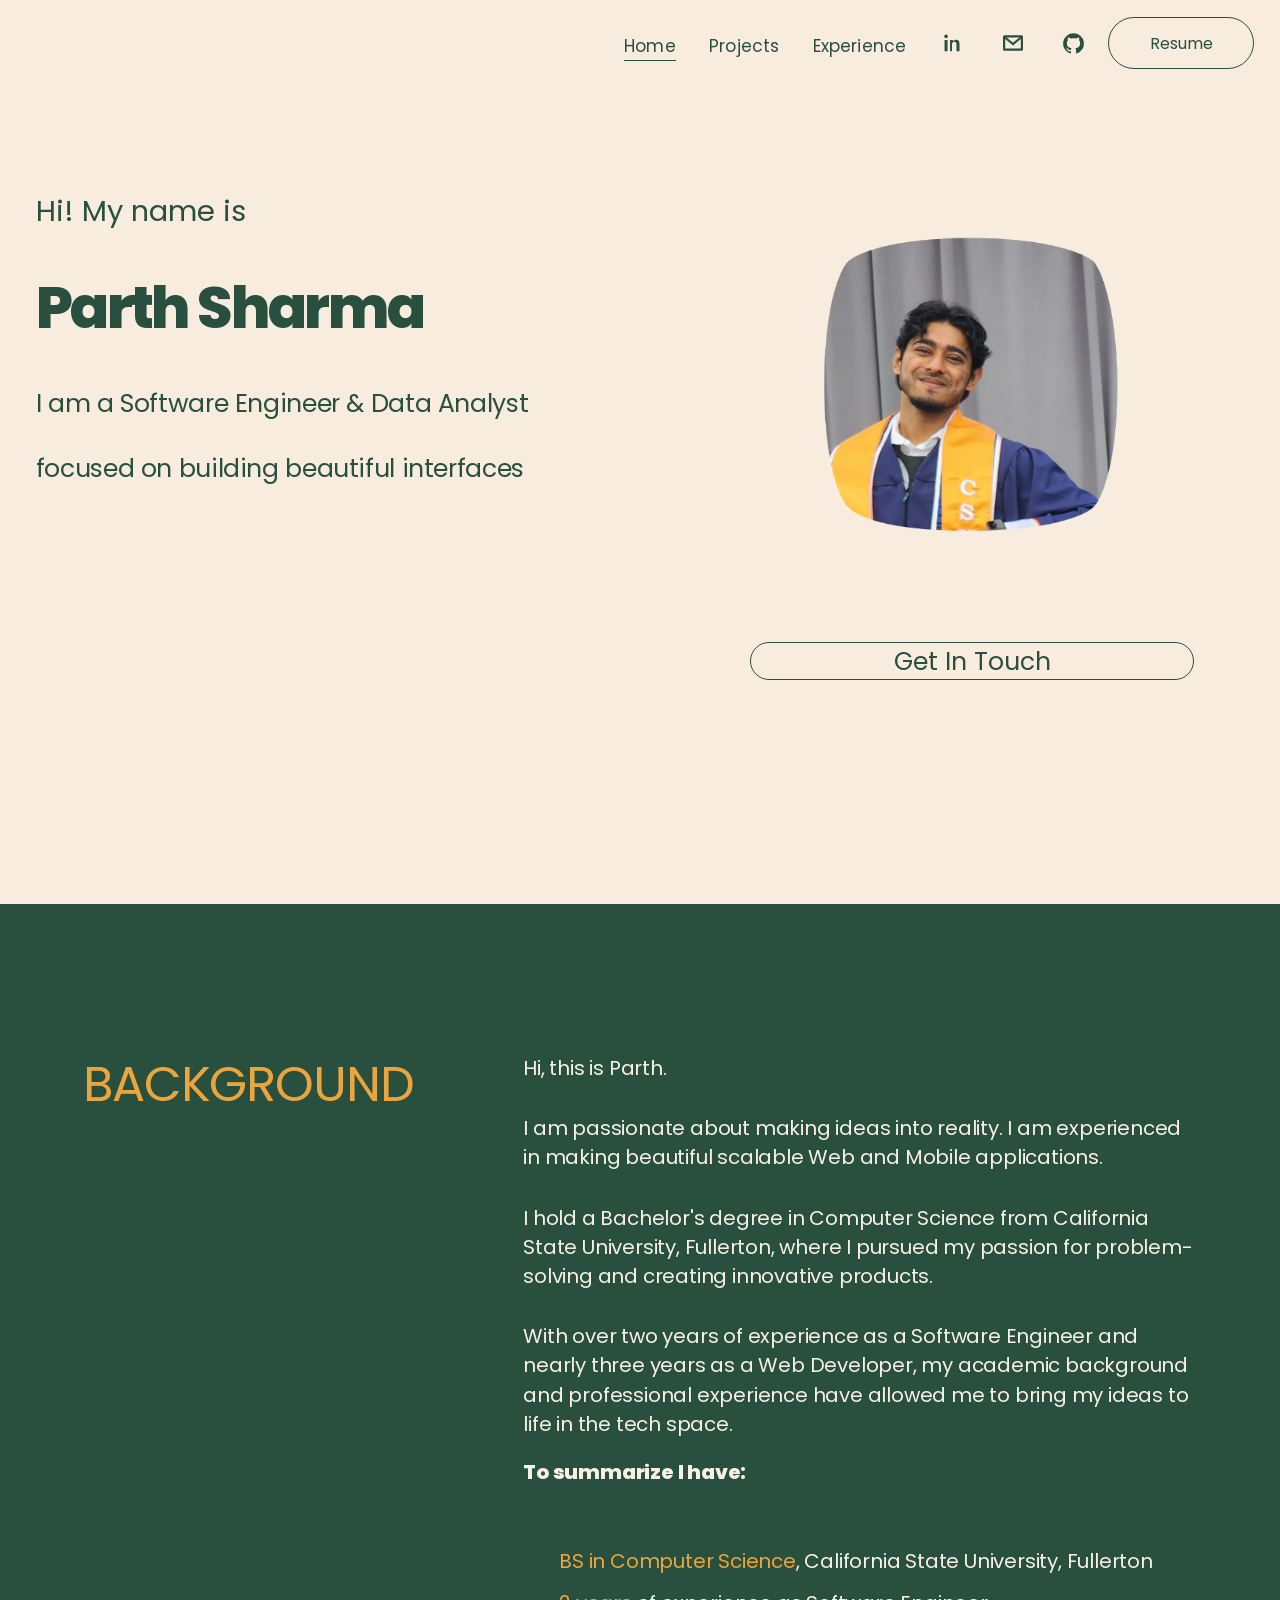
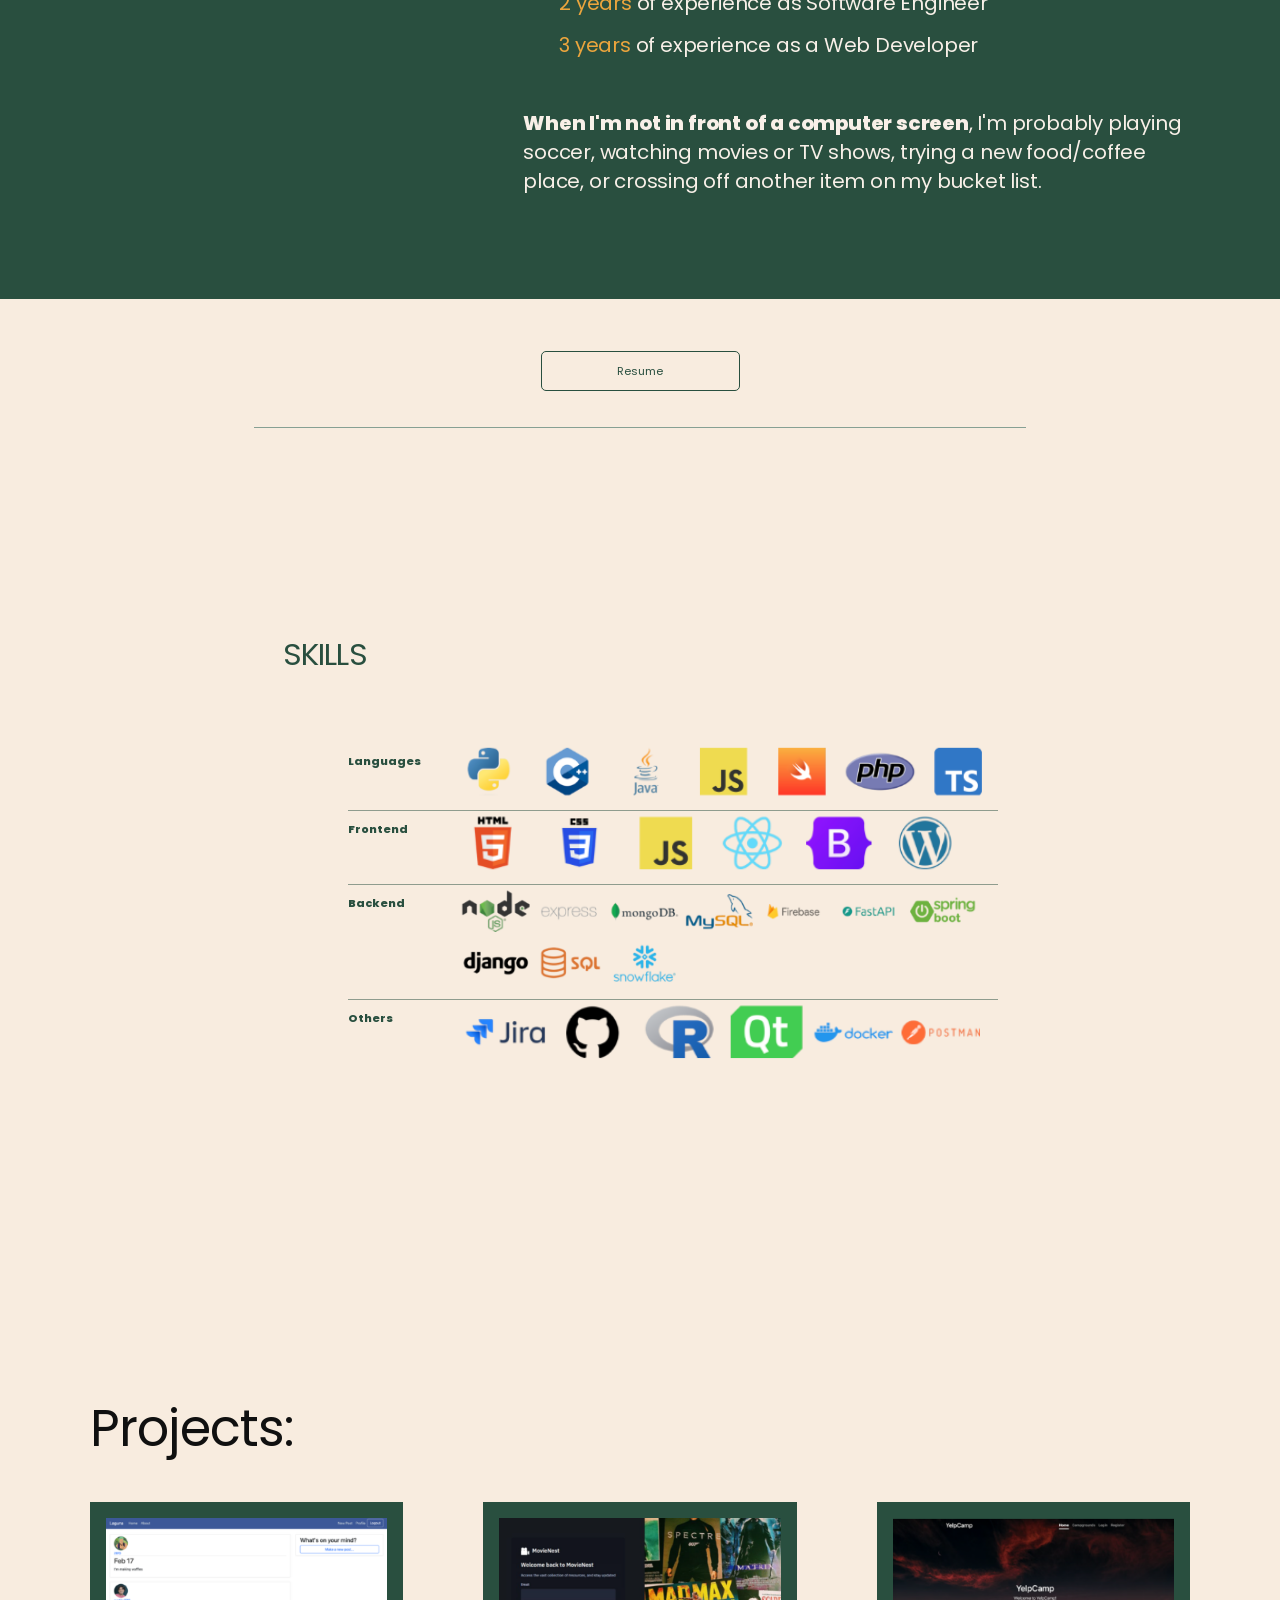
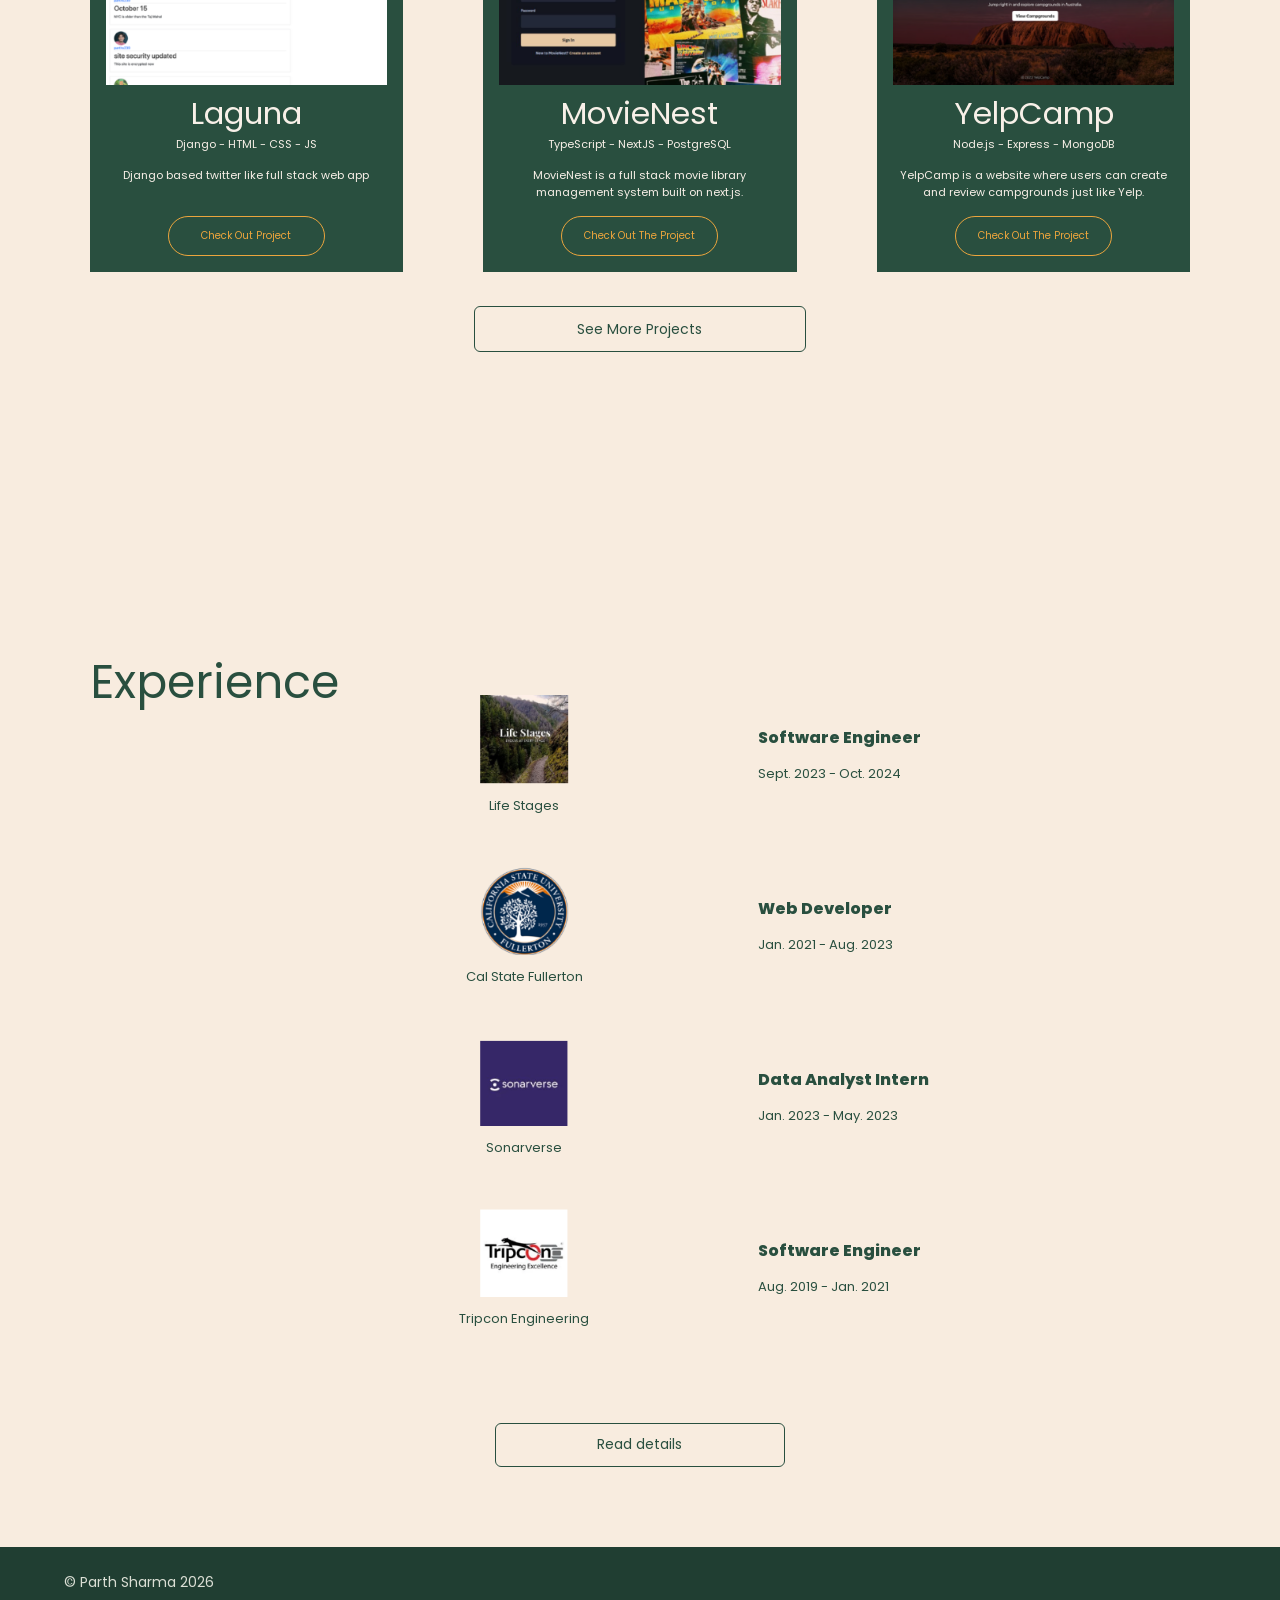
<file: index.html>
<!doctype html>
<html lang="en">
<head>
  <meta charset="utf-8">
  <meta name="viewport" content="width=device-width, initial-scale=1">
  <meta name="theme-color" content="#f8ecdf">
  <meta name="description" content="Portfolio of Parth Sharma, Software Engineer and Data Analyst focused on building beautiful interfaces and scalable applications.">
  <meta property="og:title" content="Parth Sharma | Software Engineer & Data Analyst">
  <meta property="og:description" content="Explore my background, skills, software projects, and experience.">
  <meta property="og:type" content="website">
  <title>Parth Sharma | Software Engineer &amp; Data Analyst</title>
<link rel="icon" href="assets/favicon.webp" type="image/webp"> 
  <link rel="preconnect" href="https://fonts.googleapis.com">
  <link rel="preconnect" href="https://fonts.gstatic.com" crossorigin>
  <link href="https://fonts.googleapis.com/css2?family=Poppins:wght@300;400;500;600;700;800&display=swap" rel="stylesheet">
  <link rel="stylesheet" href="styles.css">
  <script src="site-config.js" defer></script>
  <script src="script.js" defer></script>
</head>
<body>
  <a class="skip-link" href="#main">Skip to content</a>

  <header class="site-header" id="top">
    <a  href="#home" aria-label="Parth Sharma, back to home"> <!-- class="brand"-->
      <svg  viewBox="0 0 64 64" role="img" aria-label="PS logo" xmlns="http://www.w3.org/2000/svg"> <!-- class="brand-logo"-->
        <path d="M7 6h8v52H7zM18 6h39v9H25v12h30v30H20v-9h26V36H18z" fill="#5868f7"/>
        <path d="M22 19h27v7H22z" fill="#a3b1ff"/>
      </svg>
    </a>
    <button class="menu-toggle" type="button" aria-controls="primary-nav" aria-expanded="false" aria-label="Open navigation">
      <svg viewBox="0 0 24 24" width="28" height="28" aria-hidden="true"><path d="M3 6h18M3 12h18M3 18h18" stroke="currentColor" stroke-linecap="round" stroke-width="1.8" fill="none"/></svg>
    </button>
    <nav class="nav" id="primary-nav" aria-label="Main navigation">
      <a class="nav-link active" href="#home">Home</a>
      <a class="nav-link" href="#projects">Projects</a>
      <a class="nav-link" href="#experience">Experience</a>
      <a class="icon-link social-link" data-config="linkedin" href="#contact" aria-label="LinkedIn profile" title="LinkedIn">
        <svg viewBox="0 0 24 24" width="24" height="24" aria-hidden="true" fill="currentColor"><path d="M5.05 3.6a1.82 1.82 0 1 1 0 3.64 1.82 1.82 0 0 1 0-3.64M3.55 9h3v11.3h-3zM9.1 9h2.88v1.54h.04a3.16 3.16 0 0 1 2.85-1.75c3.05 0 3.63 1.95 3.63 4.5v7.01h-3.01v-6.22c0-1.49-.03-3.41-2.09-3.41-2.1 0-2.42 1.62-2.42 3.3v6.33H9.1z"/></svg>
      </a>
      <a class="icon-link social-link" data-config="email" href="#contact" aria-label="Email Parth" title="Email">
        <svg viewBox="0 0 24 24" width="24" height="24" aria-hidden="true" fill="none" stroke="currentColor" stroke-width="2.2"><rect x="3.1" y="5.3" width="17.8" height="13.4" rx=".4"/><path d="m3.4 6 8.6 7 8.6-7"/></svg>
      </a>
      <a class="icon-link social-link" data-config="github" href="#contact" aria-label="GitHub profile" title="GitHub">
        <svg viewBox="0 0 24 24" width="25" height="25" aria-hidden="true" fill="currentColor"><path d="M12 2.1a10 10 0 0 0-3.16 19.49c.5.1.69-.22.69-.48v-1.76c-2.8.6-3.39-1.2-3.39-1.2-.46-1.18-1.12-1.5-1.12-1.5-.91-.62.07-.61.07-.61 1.01.07 1.54 1.04 1.54 1.04.9 1.52 2.36 1.08 2.94.82.09-.65.35-1.08.64-1.33-2.24-.25-4.59-1.11-4.59-4.95 0-1.1.39-1.99 1.04-2.7-.1-.26-.45-1.28.1-2.65 0 0 .85-.27 2.75 1.03A9.47 9.47 0 0 1 12 6.93c.85 0 1.7.11 2.5.34 1.9-1.3 2.75-1.03 2.75-1.03.55 1.37.2 2.39.1 2.65.65.71 1.04 1.61 1.04 2.7 0 3.85-2.35 4.7-4.6 4.95.36.32.68.93.68 1.88v2.69c0 .27.18.59.69.49A10 10 0 0 0 12 2.1Z"/></svg>
      </a>
      <a class="outline-button nav-resume" href="assets/Parth_Sharma_Resume.pdf">Resume</a>
    </nav>
  </header>

  <main id="main">
    <section class="hero" id="home" aria-labelledby="home-title">
      <div class="hero-copy">
        <p class="intro">Hi! My name is</p>
        <h1 id="home-title">Parth Sharma</h1>
        <p class="hero-line">I am a Software Engineer &amp; Data Analyst</p>
        <p class="hero-line hero-focus">focused on building beautiful interfaces</p>
      </div>
      <div class="hero-visual"> 
        <img class="portrait" src="assets/portrait.png" alt="Parth Sharma at graduation" width="403" height="403" fetchpriority="high">
        <a href="mailto:parth.sharma.0498@gmail.com" data-config="email" class="outline-button hero-cta">Get In Touch</a>
      </div>
    </section> 

    <section class="background-section" id="background" aria-labelledby="background-title">
      <div class="background-inner">
        <h2 id="background-title" class="background-title">BACKGROUND</h2>
        <div class="background-text">
          <p>Hi, this is Parth.</p>
          <p>I am passionate about making ideas into reality. I am experienced in making beautiful scalable Web and Mobile applications.</p>
          <p>I hold a Bachelor's degree in Computer Science from California State University, Fullerton, where I pursued my passion for problem-solving and creating innovative products.</p>
          <p>With over two years of experience as a Software Engineer and nearly three years as a Web Developer, my academic background and professional experience have allowed me to bring my ideas to life in the tech space.</p>
          <p class="summary-title"><strong>To summarize I have:</strong></p>
          <ul class="background-facts">
            <li><span>BS in Computer Science</span>, California State University, Fullerton</li>
            <li><span>2 years</span> of experience as Software Engineer</li>
            <li><span>3 years</span> of experience as a Web Developer</li>
          </ul>
          <p class="hobbies"><strong>When I'm not in front of a computer screen</strong>, I'm probably playing soccer, watching movies or TV shows, trying a new food/coffee place, or crossing off another item on my bucket list.</p>
        </div>
      </div>
    </section>

    <section class="skills-section" id="skills" aria-labelledby="skills-title">
      <div class="resume-strip">
        <a class="outline-button skills-resume" href="/assets/Parth_Sharma_Resume.pdf" target="_blank" rel="noopener noreferrer">Resume</a>
        <div class="horizontal-line" aria-hidden="true"></div>
      </div>
      <div class="skills-inner">
        <h2 id="skills-title">SKILLS</h2>
        <div class="skills-table">
          <div class="skill-row">
            <h3>Languages</h3>
            <img src="assets/skills-languages.png" alt="Python, C++, Java, JavaScript, Swift, PHP, and TypeScript" loading="lazy" width="567" height="66">
          </div>
          <div class="skill-row">
            <h3>Frontend</h3>
            <img src="assets/skills-frontend.png" alt="HTML5, CSS3, JavaScript, React, Bootstrap, and WordPress" loading="lazy" width="512" height="69">
          </div>
          <div class="skill-row skill-row-backend">
            <h3>Backend</h3>
            <img src="assets/skills-backend.png" alt="Node.js, Express, MongoDB, MySQL, Firebase, FastAPI, Spring Boot, Django, SQL, and Snowflake" loading="lazy" width="595" height="125">
          </div>
          <div class="skill-row">
            <h3>Others</h3>
            <img src="assets/skills-others.png" alt="Jira, GitHub, R, Qt, Docker, and Postman" loading="lazy" width="509" height="73">
          </div>
        </div>
      </div>
    </section>

    <section class="projects-section" id="projects" aria-labelledby="projects-title">
      <div class="projects-inner">
        <h2 id="projects-title">Projects:</h2>
        <div class="project-grid">
          <article class="project-card">
            <img src="assets/project-laguna.png" alt="Screenshot of the Laguna social media project" width="377" height="210" loading="lazy">
            <h3>Laguna</h3>
            <p class="project-stack">Django - HTML - CSS - JS</p>
            <p class="project-summary">Django based twitter like full stack web app</p>
            <a class="outline-button project-button" href="projects/laguna.html">Check Out Project</a>
          </article>
          <article class="project-card">
            <img src="assets/project-movienest.png" alt="Screenshot of the MovieNest movie library project" width="380" height="211" loading="lazy">
            <h3>MovieNest</h3>
            <p class="project-stack">TypeScript - NextJS - PostgreSQL</p>
            <p class="project-summary">MovieNest is a full stack movie library management system built on next.js.</p>
            <a class="outline-button project-button" href="projects/movienest.html">Check Out The Project</a>
          </article>
          <article class="project-card">
            <img src="assets/project-yelpcamp.png" alt="Screenshot of the YelpCamp campground review project" width="376" height="212" loading="lazy">
            <h3>YelpCamp</h3>
            <p class="project-stack">Node.js - Express - MongoDB</p>
            <p class="project-summary">YelpCamp is a website where users can create and review campgrounds just like Yelp.</p>
            <a class="outline-button project-button" href="projects/yelpcamp.html">Check Out The Project</a>
          </article>
        </div>
        <a class="outline-button more-projects" href="projects.html">See More Projects</a>
      </div>
    </section>

    <section class="experience-section" id="experience" aria-labelledby="experience-title">
      <div class="experience-inner">
        <h2 id="experience-title">Experience</h2>
        <div class="experience-list">
          <article class="experience-item">
            <div class="experience-company"><img src="assets/life-stages.png" alt="Life Stages logo" width="113" height="112" loading="lazy"><span>Life Stages</span></div>
            <div class="experience-role"><h3>Software Engineer</h3><p>Sept. 2023 - Oct. 2024</p></div>
          </article>
          <article class="experience-item">
            <div class="experience-company"><img src="assets/csuf.png" alt="California State University Fullerton seal" width="113" height="113" loading="lazy"><span>Cal State Fullerton</span></div>
            <div class="experience-role"><h3>Web Developer</h3><p>Jan. 2021 - Aug. 2023</p></div>
          </article>
          <article class="experience-item">
            <div class="experience-company"><img src="assets/sonarverse.png" alt="Sonarverse logo" width="114" height="113" loading="lazy"><span>Sonarverse</span></div>
            <div class="experience-role"><h3>Data Analyst Intern</h3><p>Jan. 2023 - May. 2023</p></div>
          </article>
          <article class="experience-item">
            <div class="experience-company"><img src="assets/Tripcon.png" alt="Tripcon Engineering logo" width="114" height="112" loading="lazy"><span>Tripcon Engineering</span></div>
            <div class="experience-role"><h3>Software Engineer</h3><p>Aug. 2019 - Jan. 2021</p></div>
          </article>
        </div>
        <a class="outline-button experience-more" href="experience.html">Read details</a>
      </div>
    </section>

  </main>
  <footer class="footer original-footer">
    <span class="centered-span">© Parth Sharma <span id="current-year">2026</span></span>
   <!--  <span class="footer-social"><a data-config="linkedin" href="https://www.linkedin.com/in/parths239" aria-label="LinkedIn">in</a><a data-config="email" href="mailto:parth.sharma.0498@gmail.com" aria-label="Email">✉</a><a data-config="github" href="#" aria-label="GitHub">◉</a></span> -->
  </footer>
</body>
</html>
</file>
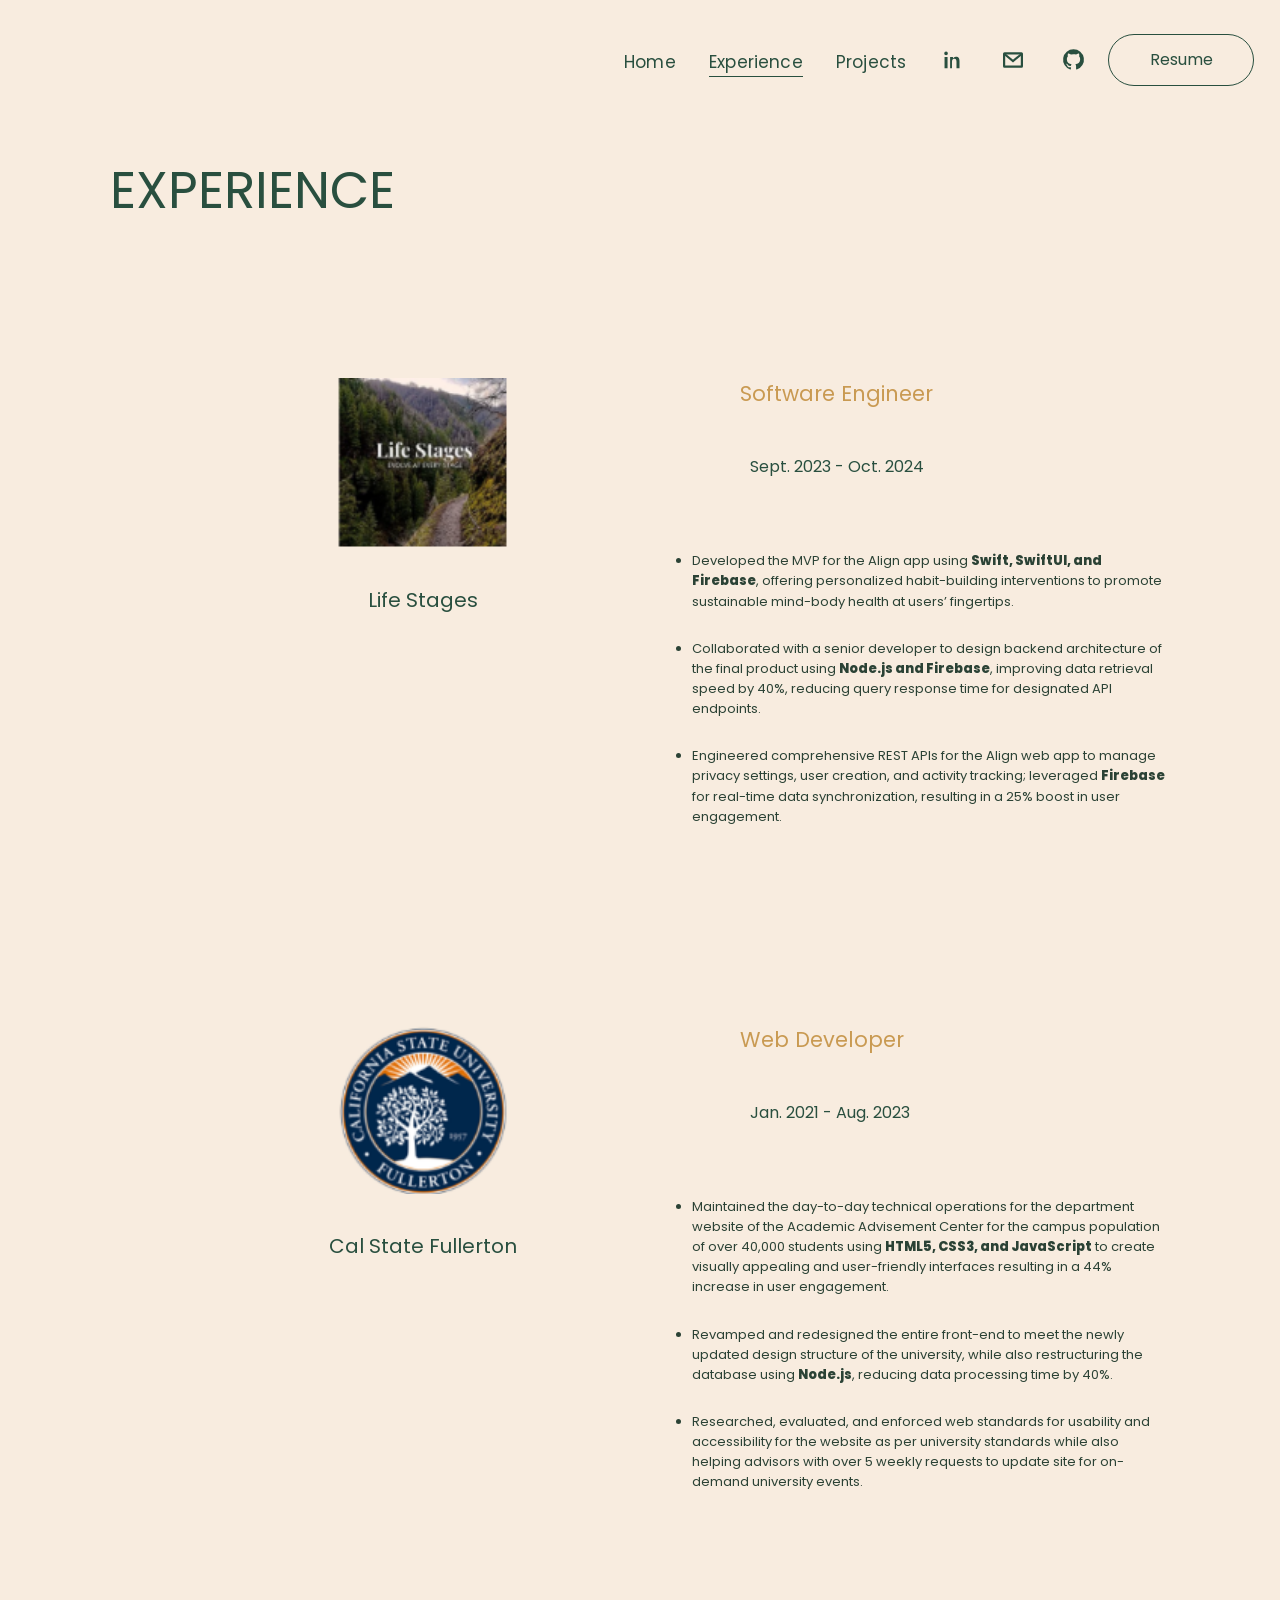
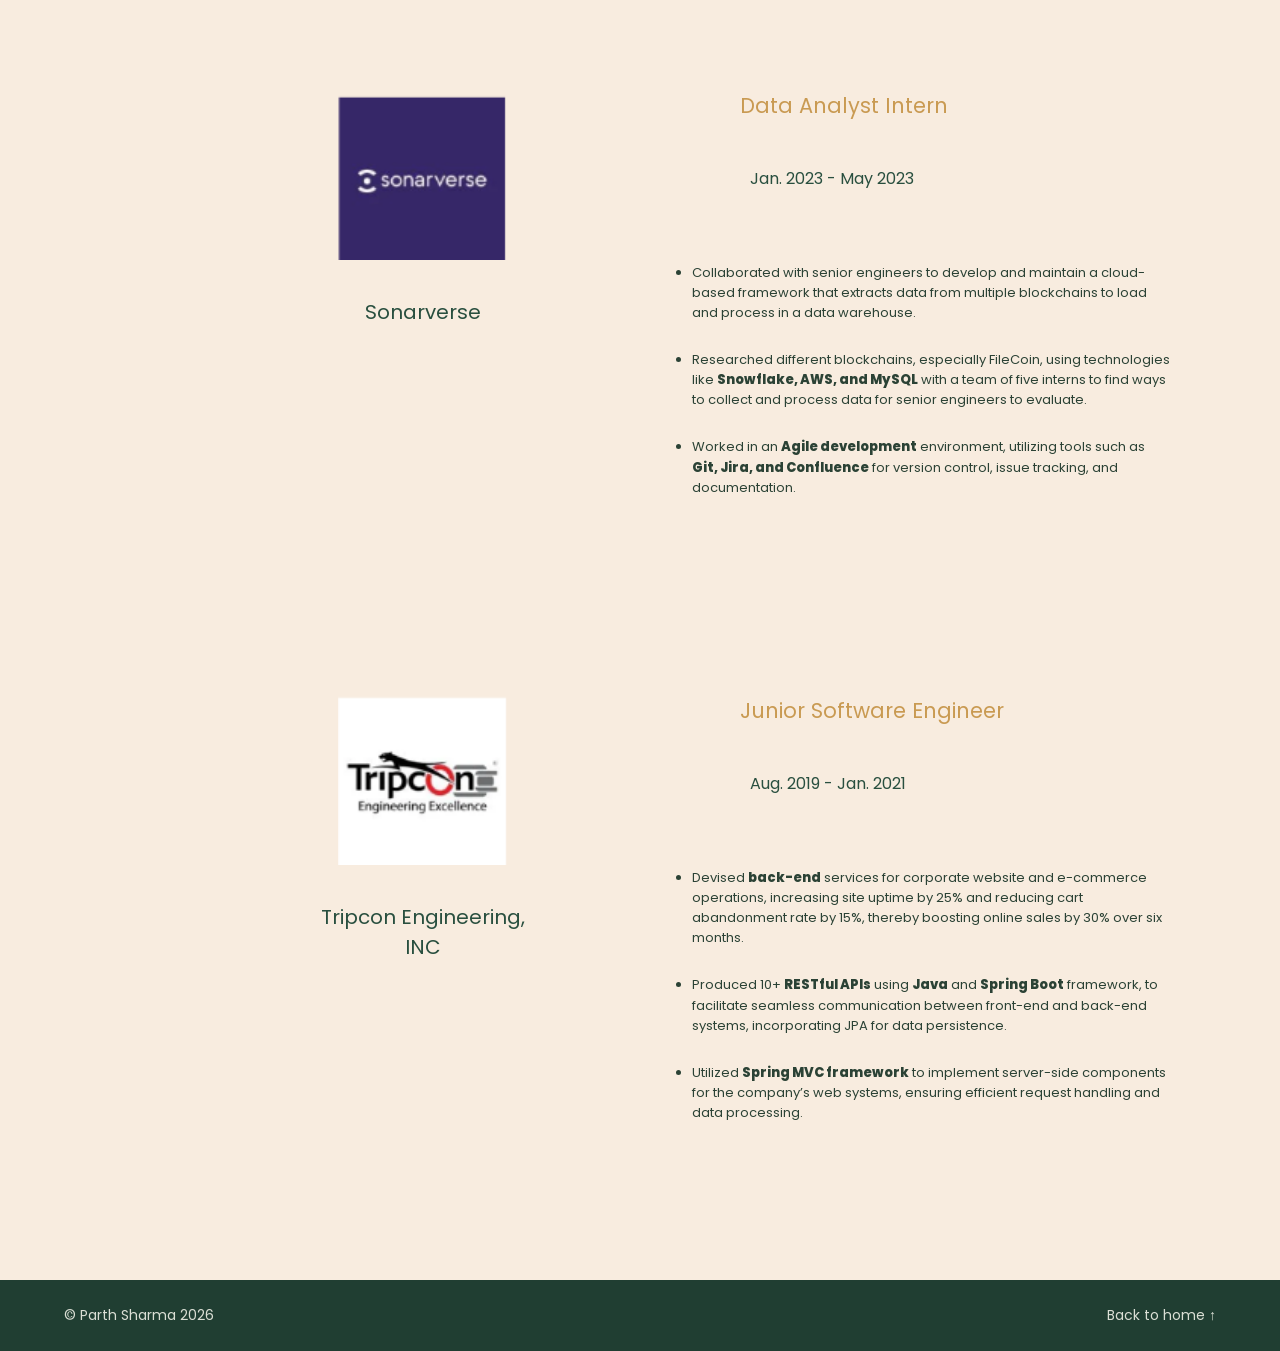
<file: experience.html>
<!doctype html>
<html lang="en">
<head>
    <meta charset="utf-8">
    <meta name="viewport" content="width=device-width,initial-scale=1">
    <meta name="theme-color" content="#f8ecdf">
    <meta name="description" content="Parth Sharma - software engineer, projects and experience">
    <title>Experience | Parth Sharma</title>
    <link rel="icon" href="assets/favicon.webp" type="image/svg+xml">
    <link rel="preconnect" href="https://fonts.googleapis.com">
    <link rel="preconnect" href="https://fonts.gstatic.com" crossorigin>
    <link href="https://fonts.googleapis.com/css2?family=Poppins:wght@300;400;500;600;700;800&display=swap" rel="stylesheet">
    <link rel="stylesheet" href="styles.css">
    <script src="site-config.js" defer></script>
    <script src="script.js" defer></script>
</head>
<body class="subpage">
    <a class="skip-link" href="#main">Skip to content</a>

    <header class="site-header">
        <a class="brand" href="index.html#home" aria-label="Parth Sharma, home">
          <!--   <svg class="brand-logo" viewBox="0 0 64 64" role="img" aria-label="PS logo" xmlns="http://www.w3.org/2000/svg">
                <path d="M7 6h8v52H7zM18 6h39v9H25v12h30v30H20v-9h26V36H18z" fill="#5868f7"/>
                <path d="M22 19h27v7H22z" fill="#a3b1ff"/>
            </svg>-->
        </a>

        <button class="menu-toggle" aria-controls="primary-nav" aria-expanded="false" aria-label="Open navigation" type="button">
            <svg viewBox="0 0 24 24" width="28" height="28" aria-hidden="true">
                <path d="M3 6h18M3 12h18M3 18h18" stroke="currentColor" stroke-width="1.8" stroke-linecap="round" fill="none"/>
            </svg>
        </button>

        <nav class="nav" id="primary-nav" aria-label="Main navigation">
            <a class="nav-link " href="index.html#home">Home</a>
            <a class="nav-link active" href="experience.html">Experience</a>
            <a class="nav-link " href="projects.html">Projects</a>

            <a class="icon-link social-link" data-config="linkedin" href="#" aria-label="LinkedIn" title="LinkedIn">
                <svg viewBox="0 0 24 24" width="24" height="24" aria-hidden="true" fill="currentColor">
                    <path d="M5.05 3.6a1.82 1.82 0 1 1 0 3.64 1.82 1.82 0 0 1 0-3.64M3.55 9h3v11.3h-3zM9.1 9h2.88v1.54h.04a3.16 3.16 0 0 1 2.85-1.75c3.05 0 3.63 1.95 3.63 4.5v7.01h-3.01v-6.22c0-1.49-.03-3.41-2.09-3.41-2.1 0-2.42 1.62-2.42 3.3v6.33H9.1z"/>
                </svg>
            </a>

            <a class="icon-link social-link" data-config="email" href="mailto:parth.sharma.0498@gmail.com" aria-label="Email Parth" title="Email">
                <svg viewBox="0 0 24 24" width="24" height="24" aria-hidden="true" fill="none" stroke="currentColor" stroke-width="2.2">
                    <rect x="3.1" y="5.3" width="17.8" height="13.4" rx=".4"/>
                    <path d="m3.4 6 8.6 7 8.6-7"/>
                </svg>
            </a>

            <a class="icon-link social-link" data-config="github" href="#" aria-label="GitHub" title="GitHub">
                <svg viewBox="0 0 24 24" width="25" height="25" aria-hidden="true" fill="currentColor">
                    <path d="M12 2.1a10 10 0 0 0-3.16 19.49c.5.1.69-.22.69-.48v-1.76c-2.8.6-3.39-1.2-3.39-1.2-.46-1.18-1.12-1.5-1.12-1.5-.91-.62.07-.61.07-.61 1.01.07 1.54 1.04 1.54 1.04.9 1.52 2.36 1.08 2.94.82.09-.65.35-1.08.64-1.33-2.24-.25-4.59-1.11-4.59-4.95 0-1.1.39-1.99 1.04-2.7-.1-.26-.45-1.28.1-2.65 0 0 .85-.27 2.75 1.03A9.47 9.47 0 0 1 12 6.93c.85 0 1.7.11 2.5.34 1.9-1.3 2.75-1.03 2.75-1.03.55 1.37.2 2.39.1 2.65.65.71 1.04 1.61 1.04 2.7 0 3.85-2.35 4.7-4.6 4.95.36.32.68.93.68 1.88v2.69c0 .27.18.59.69.49A10 10 0 0 0 12 2.1Z"/>
                </svg>
            </a>

            <a class="outline-button nav-resume" href="/assets/Parth_Sharma_Resume.pdf">Resume</a>
        </nav>
    </header>

    <main id="main">
        <section class="detail-experience">
            <div class="detail-container">
                <h1>EXPERIENCE</h1>

                <div class="detail-experience-list">
                    <article class="detail-experience-item">
                        <div class="detail-company">
                            <img src="assets/life-stages.png" alt="Life Stages logo" loading="lazy">
                            <span>Life Stages</span>
                        </div>

                        <div class="detail-role">
                            <h2>Software Engineer</h2>
                            <p class="date">Sept. 2023 - Oct. 2024</p>
                            <ul>
                                <li>Developed the MVP for the Align app using <strong>Swift, SwiftUI, and Firebase</strong>, offering personalized habit-building interventions to promote sustainable mind-body health at users’ fingertips.</li>
                                <li>Collaborated with a senior developer to design backend architecture of the final product using <strong>Node.js and Firebase</strong>, improving data retrieval speed by 40%, reducing query response time for designated API endpoints.</li>
                                <li>Engineered comprehensive REST APIs for the Align web app to manage privacy settings, user creation, and activity tracking; leveraged <strong>Firebase</strong> for real-time data synchronization, resulting in a 25% boost in user engagement.</li>
                            </ul>
                        </div>
                    </article>

                    <article class="detail-experience-item">
                        <div class="detail-company">
                            <img src="assets/csuf.png" alt="Cal State Fullerton logo" loading="lazy">
                            <span>Cal State Fullerton</span>
                        </div>

                        <div class="detail-role">
                            <h2>Web Developer</h2>
                            <p class="date">Jan. 2021 - Aug. 2023</p>
                            <ul>
                                <li>Maintained the day-to-day technical operations for the department website of the Academic Advisement Center for the campus population of over 40,000 students using <strong>HTML5, CSS3, and JavaScript</strong> to create visually appealing and user-friendly interfaces resulting in a 44% increase in user engagement.</li>
                                <li>Revamped and redesigned the entire front-end to meet the newly updated design structure of the university, while also restructuring the database using <strong>Node.js</strong>, reducing data processing time by 40%.</li>
                                <li>Researched, evaluated, and enforced web standards for usability and accessibility for the website as per university standards while also helping advisors with over 5 weekly requests to update site for on-demand university events.</li>
                            </ul>
                        </div>
                    </article>

                    <article class="detail-experience-item">
                        <div class="detail-company">
                            <img src="assets/sonarverse.png" alt="Sonarverse logo" loading="lazy">
                            <span>Sonarverse</span>
                        </div>

                        <div class="detail-role">
                            <h2>Data Analyst Intern</h2>
                            <p class="date">Jan. 2023 - May 2023</p>
                            <ul>
                                <li>Collaborated with senior engineers to develop and maintain a cloud-based framework that extracts data from multiple blockchains to load and process in a data warehouse.</li>
                                <li>Researched different blockchains, especially FileCoin, using technologies like <strong>Snowflake, AWS, and MySQL</strong> with a team of five interns to find ways to collect and process data for senior engineers to evaluate.</li>
                                <li>Worked in an <strong>Agile development</strong> environment, utilizing tools such as <strong>Git, Jira, and Confluence</strong> for version control, issue tracking, and documentation.</li>
                            </ul>
                        </div>
                    </article>

                    <article class="detail-experience-item">
                        <div class="detail-company">
                            <img src="assets/Tripcon.png" alt="Tripcon Engineering, INC logo" loading="lazy">
                            <span>Tripcon Engineering, INC</span>
                        </div>

                        <div class="detail-role">
                            <h2>Junior Software Engineer</h2>
                            <p class="date">Aug. 2019 - Jan. 2021</p>
                            <ul>
                                <li>Devised <strong>back-end</strong> services for corporate website and e-commerce operations, increasing site uptime by 25% and reducing cart abandonment rate by 15%, thereby boosting online sales by 30% over six months.</li>
                                <li>Produced 10+ <strong>RESTful APIs</strong> using <strong>Java</strong> and <strong>Spring Boot</strong> framework, to facilitate seamless communication between front-end and back-end systems, incorporating JPA for data persistence.</li>
                                <li>Utilized <strong>Spring MVC framework</strong> to implement server-side components for the company’s web systems, ensuring efficient request handling and data processing.</li>
                            </ul>
                        </div>
                    </article>
                </div>
            </div>
        </section>
    </main>

    <footer class="footer original-footer">
        <span>© Parth Sharma <span id="current-year">2026</span></span>
        <a href="index.html">Back to home ↑</a>
    </footer>


</body>
</html>
</file>
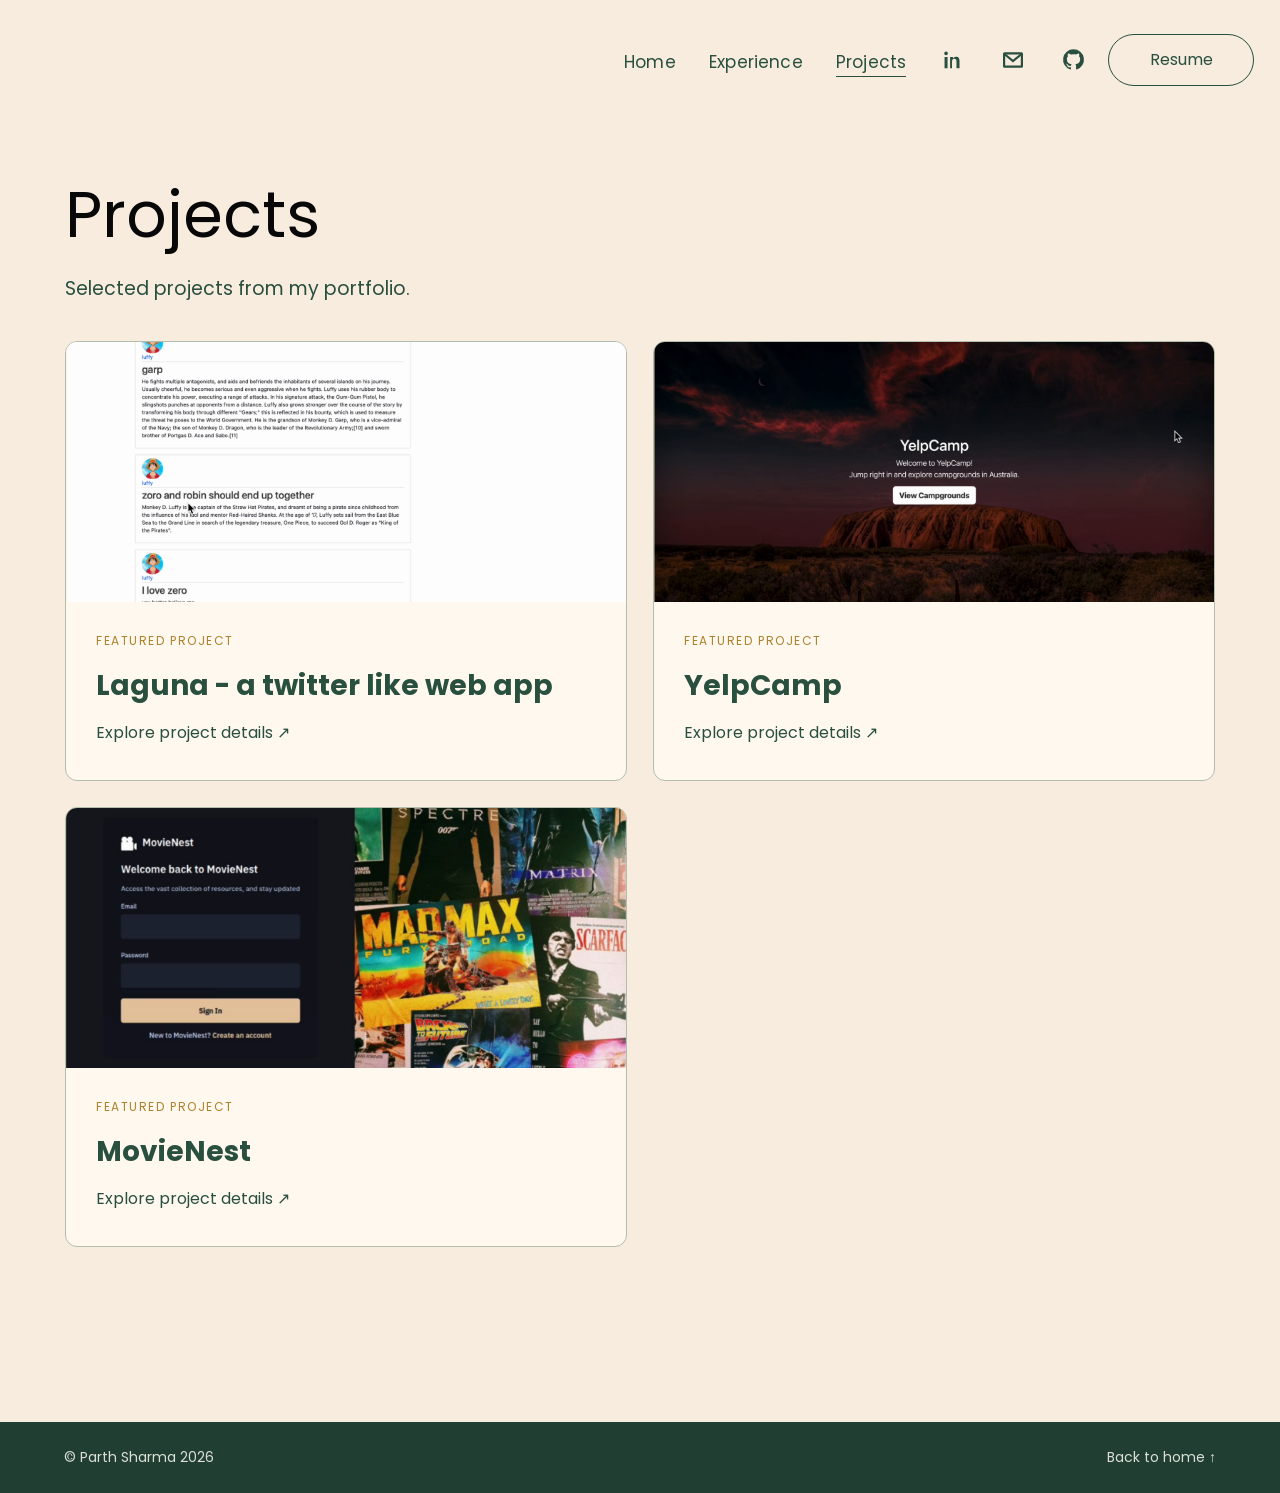
<file: projects.html>
<!doctype html>
<html lang="en">
<head>
    <meta charset="utf-8">
    <meta name="viewport" content="width=device-width,initial-scale=1">
    <meta name="theme-color" content="#f8ecdf">
    <meta name="description" content="Parth Sharma - software engineer, projects and experience">
    <title>Projects | Parth Sharma</title>
    <link rel="icon" href="assets/favicon.webp" type="image/svg+xml">
    <link rel="preconnect" href="https://fonts.googleapis.com">
    <link rel="preconnect" href="https://fonts.gstatic.com" crossorigin>
    <link href="https://fonts.googleapis.com/css2?family=Poppins:wght@300;400;500;600;700;800&display=swap" rel="stylesheet">
    <link rel="stylesheet" href="styles.css">
    <script src="site-config.js" defer></script>
    <script src="script.js" defer></script>
</head>
<body class="subpage">
    <a class="skip-link" href="#main">Skip to content</a>

    <header class="site-header">

       
       <a class="brand" href="index.html#home" aria-label="Parth Sharma, home">
         <!--    <svg class="brand-logo" viewBox="0 0 64 64" role="img" aria-label="PS logo" xmlns="http://www.w3.org/2000/svg">
                <path d="M7 6h8v52H7zM18 6h39v9H25v12h30v30H20v-9h26V36H18z" fill="#5868f7"/>
                <path d="M22 19h27v7H22z" fill="#a3b1ff"/>
            </svg> -->
        </a>

        <button class="menu-toggle" aria-controls="primary-nav" aria-expanded="false" aria-label="Open navigation" type="button">
          <!--   <svg viewBox="0 0 24 24" width="28" height="28" aria-hidden="true">
                <path d="M3 6h18M3 12h18M3 18h18" stroke="currentColor" stroke-width="1.8" stroke-linecap="round" fill="none"/>
            </svg> -->
        </button>

        <nav class="nav" id="primary-nav" aria-label="Main navigation">
            <a class="nav-link " href="index.html#home">Home</a>
            <a class="nav-link " href="experience.html">Experience</a>
            <a class="nav-link active" href="projects.html">Projects</a>

            <a class="icon-link social-link" data-config="linkedin" href="#" aria-label="LinkedIn" title="LinkedIn">
                <svg viewBox="0 0 24 24" width="24" height="24" aria-hidden="true" fill="currentColor">
                    <path d="M5.05 3.6a1.82 1.82 0 1 1 0 3.64 1.82 1.82 0 0 1 0-3.64M3.55 9h3v11.3h-3zM9.1 9h2.88v1.54h.04a3.16 3.16 0 0 1 2.85-1.75c3.05 0 3.63 1.95 3.63 4.5v7.01h-3.01v-6.22c0-1.49-.03-3.41-2.09-3.41-2.1 0-2.42 1.62-2.42 3.3v6.33H9.1z"/>
                </svg>
            </a>

            <a class="icon-link social-link" data-config="email" href="mailto:parth.sharma.0498@gmail.com" aria-label="Email Parth" title="Email">
                <svg viewBox="0 0 24 24" width="24" height="24" aria-hidden="true" fill="none" stroke="currentColor" stroke-width="2.2">
                    <rect x="3.1" y="5.3" width="17.8" height="13.4" rx=".4"/>
                    <path d="m3.4 6 8.6 7 8.6-7"/>
                </svg>
            </a>

            <a class="icon-link social-link" data-config="github" href="#" aria-label="GitHub" title="GitHub">
                <svg viewBox="0 0 24 24" width="25" height="25" aria-hidden="true" fill="currentColor">
                    <path d="M12 2.1a10 10 0 0 0-3.16 19.49c.5.1.69-.22.69-.48v-1.76c-2.8.6-3.39-1.2-3.39-1.2-.46-1.18-1.12-1.5-1.12-1.5-.91-.62.07-.61.07-.61 1.01.07 1.54 1.04 1.54 1.04.9 1.52 2.36 1.08 2.94.82.09-.65.35-1.08.64-1.33-2.24-.25-4.59-1.11-4.59-4.95 0-1.1.39-1.99 1.04-2.7-.1-.26-.45-1.28.1-2.65 0 0 .85-.27 2.75 1.03A9.47 9.47 0 0 1 12 6.93c.85 0 1.7.11 2.5.34 1.9-1.3 2.75-1.03 2.75-1.03.55 1.37.2 2.39.1 2.65.65.71 1.04 1.61 1.04 2.7 0 3.85-2.35 4.7-4.6 4.95.36.32.68.93.68 1.88v2.69c0 .27.18.59.69.49A10 10 0 0 0 12 2.1Z"/>
                </svg>
            </a>

            <a class="outline-button nav-resume" href="/assets/Parth_Sharma_Resume.pdf">Resume</a>
        </nav>
    </header>

    <main id="main">
        <section class="all-projects">
            <div class="all-projects-container">
                <h1>Projects</h1>
                <p class="all-projects-intro">Selected projects from my portfolio.</p>

                <div class="all-project-grid">
                    <a class="all-project-card" href="projects/laguna.html">
                        <img src="assets/detail-laguna.png" alt="Laguna social web application screenshot" loading="lazy">
                        <div>
                            <span>FEATURED PROJECT</span>
                            <h2>Laguna - a twitter like web app</h2>
                            <p>Explore project details <span aria-hidden="true">↗</span></p>
                        </div>
                    </a>

                    <a class="all-project-card" href="projects/yelpcamp.html">
                        <img src="assets/detail-yelpcamp.png" alt="YelpCamp home page screenshot" loading="lazy">
                        <div>
                            <span>FEATURED PROJECT</span>
                            <h2>YelpCamp</h2>
                            <p>Explore project details <span aria-hidden="true">↗</span></p>
                        </div>
                    </a>

                    <a class="all-project-card" href="projects/movienest.html">
                        <img src="assets/detail-movienest.png" alt="MovieNest sign in page screenshot" loading="lazy">
                        <div>
                            <span>FEATURED PROJECT</span>
                            <h2>MovieNest</h2>
                            <p>Explore project details <span aria-hidden="true">↗</span></p>
                        </div>
                    </a>
                </div>
            </div>
        </section>
    </main>

    <footer class="footer original-footer">
        <span>© Parth Sharma <span id="current-year">2026</span></span>
        <a href="index.html">Back to home ↑</a>
    </footer>


</body>
</html>
</file>
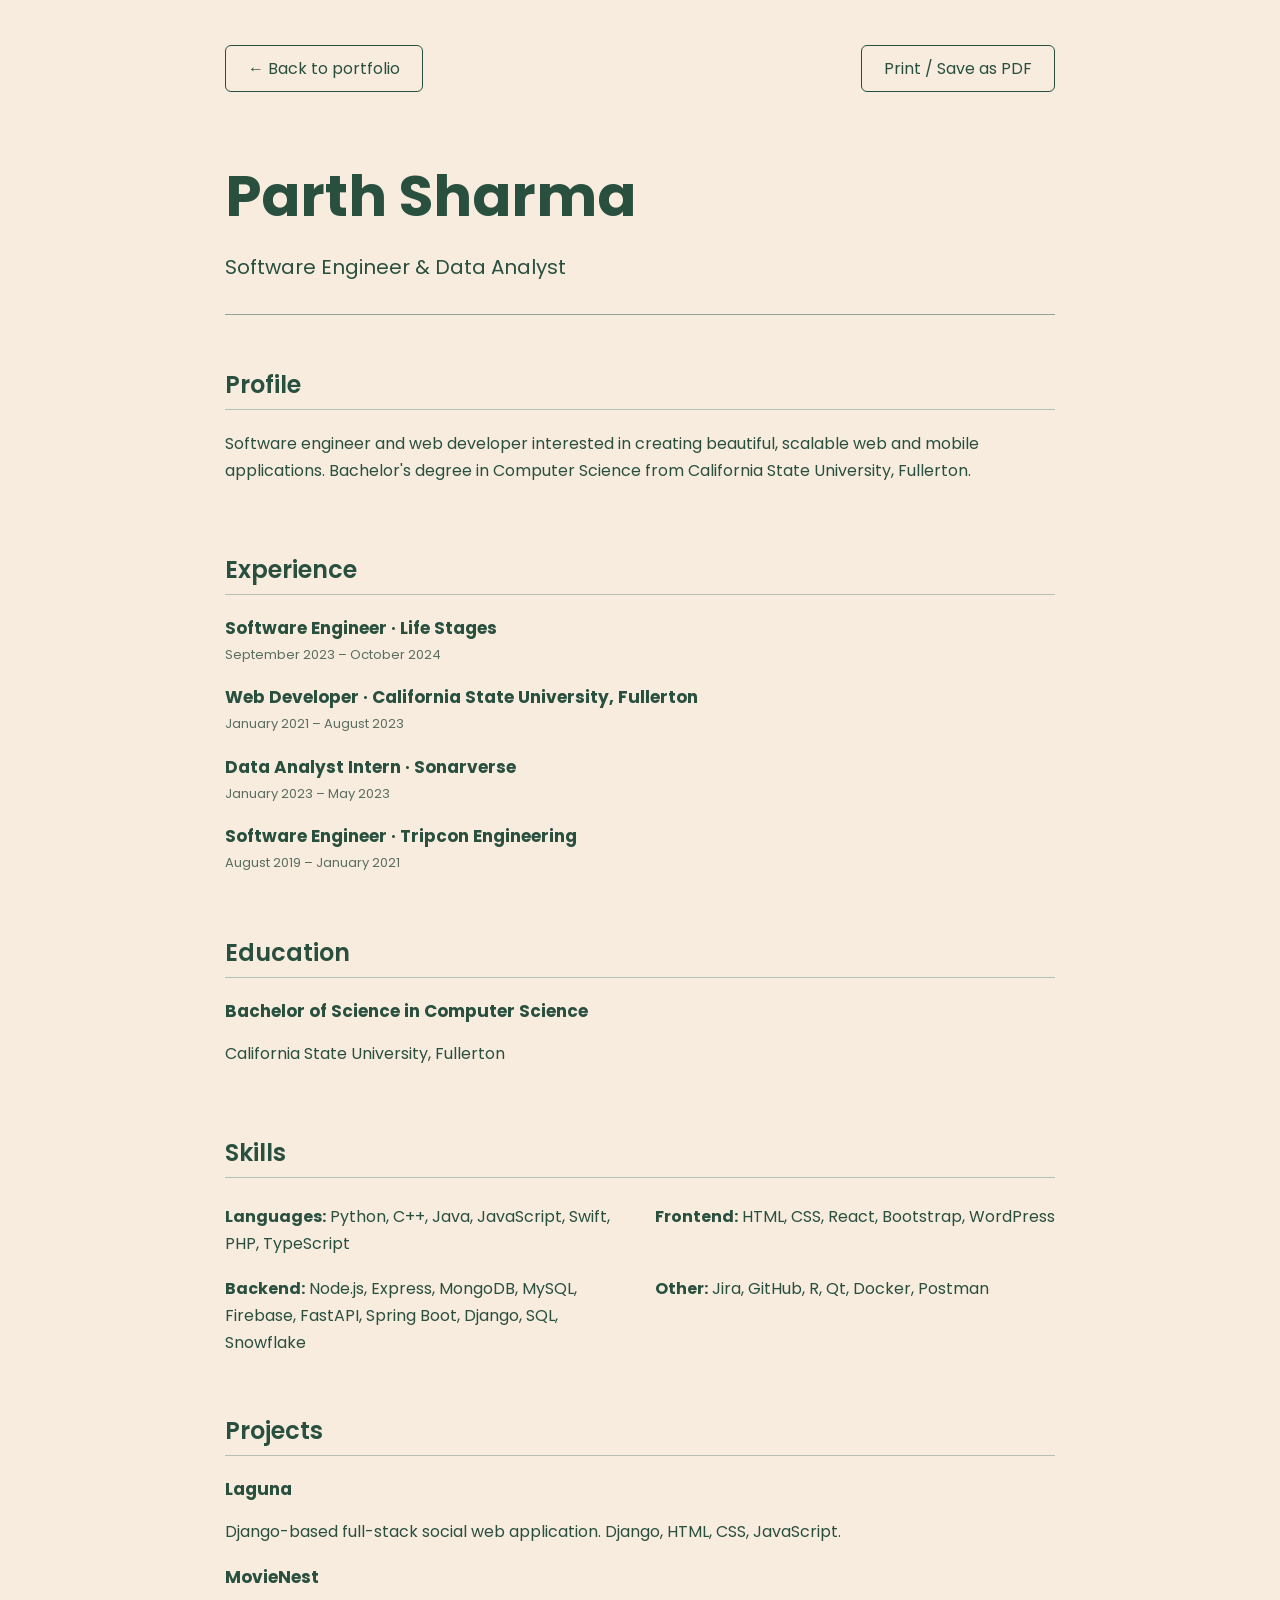
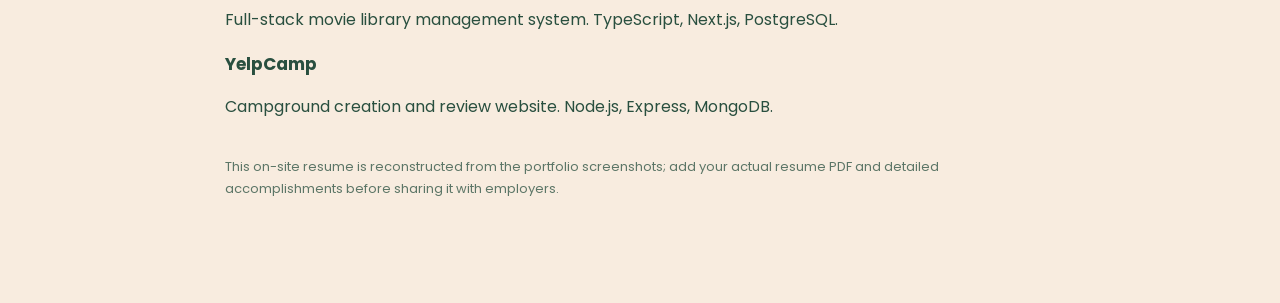
<file: resume.html>
<!doctype html>
<html lang="en">
<head>
  <meta charset="utf-8">
  <meta name="viewport" content="width=device-width, initial-scale=1">
  <meta name="theme-color" content="#f8ecdf">
  <title>Resume | Parth Sharma</title>
  <link rel="icon" href="assets/favicon.svg" type="image/svg+xml">
  <link rel="preconnect" href="https://fonts.googleapis.com">
  <link href="https://fonts.googleapis.com/css2?family=Poppins:wght@300;400;500;600;700&display=swap" rel="stylesheet">
  <style>
  :root{--cream:#f8ecdf;--green:#294f3f;--gold:#d99531}*{box-sizing:border-box}
  body{margin:0;background:var(--cream);color:var(--green);font-family:'Poppins','Avenir Next',sans-serif}
  .wrap{max-width:900px;margin:auto;padding:45px 35px 90px}.top{display:flex;justify-content:space-between;align-items:center;gap:15px}
  a{color:inherit;text-decoration:none}.top a,.top button{font:inherit;background:none;color:inherit;border:1px solid var(--green);padding:10px 22px;border-radius:6px;cursor:pointer}
  .top a:hover,.top button:hover{background:var(--green);color:var(--cream)}header{padding:70px 0 30px;border-bottom:1px solid #91a497}
  h1{font-size:clamp(34px,5vw,57px);line-height:1.2;margin:0}header p{font-size:20px;margin-bottom:0}
  section{padding-top:32px}h2{font-size:24px;font-weight:600;color:var(--green);border-bottom:1px solid #b5c1b5;padding-bottom:7px}
  h3{font-size:17px;margin:18px 0 3px}p,li{line-height:1.7}.date{font-size:13px;color:#596d60;margin:2px 0 9px}
  .skill-groups{display:grid;grid-template-columns:1fr 1fr;gap:8px 30px}.skill-groups p{margin:5px 0}
  .note{margin-top:36px;font-size:13px;opacity:.75}
  @media(max-width:650px){.wrap{padding:25px 20px 70px}header{padding:40px 0 20px}.skill-groups{grid-template-columns:1fr}}
  @media print{body{background:white;color:#222}.wrap{padding:0;max-width:none}.top,.note{display:none}header{padding-top:0}section{padding-top:12px}h2{break-after:avoid}h3{break-after:avoid}}
  </style>
</head>
<body>
  <div class="wrap">
    <div class="top"><a href="index.html">← Back to portfolio</a><button type="button" onclick="window.print()">Print / Save as PDF</button></div>
    <header><h1>Parth Sharma</h1><p>Software Engineer &amp; Data Analyst</p></header>
    <section><h2>Profile</h2><p>Software engineer and web developer interested in creating beautiful, scalable web and mobile applications. Bachelor's degree in Computer Science from California State University, Fullerton.</p></section>
    <section><h2>Experience</h2>
      <h3>Software Engineer · Life Stages</h3><p class="date">September 2023 – October 2024</p>
      <h3>Web Developer · California State University, Fullerton</h3><p class="date">January 2021 – August 2023</p>
      <h3>Data Analyst Intern · Sonarverse</h3><p class="date">January 2023 – May 2023</p>
      <h3>Software Engineer · Tripcon Engineering</h3><p class="date">August 2019 – January 2021</p>
    </section>
    <section><h2>Education</h2><h3>Bachelor of Science in Computer Science</h3><p>California State University, Fullerton</p></section>
    <section><h2>Skills</h2><div class="skill-groups">
      <p><strong>Languages:</strong> Python, C++, Java, JavaScript, Swift, PHP, TypeScript</p>
      <p><strong>Frontend:</strong> HTML, CSS, React, Bootstrap, WordPress</p>
      <p><strong>Backend:</strong> Node.js, Express, MongoDB, MySQL, Firebase, FastAPI, Spring Boot, Django, SQL, Snowflake</p>
      <p><strong>Other:</strong> Jira, GitHub, R, Qt, Docker, Postman</p>
    </div></section>
    <section><h2>Projects</h2>
      <h3>Laguna</h3><p>Django-based full-stack social web application. Django, HTML, CSS, JavaScript.</p>
      <h3>MovieNest</h3><p>Full-stack movie library management system. TypeScript, Next.js, PostgreSQL.</p>
      <h3>YelpCamp</h3><p>Campground creation and review website. Node.js, Express, MongoDB.</p>
    </section>
    <p class="note">This on-site resume is reconstructed from the portfolio screenshots; add your actual resume PDF and detailed accomplishments before sharing it with employers.</p>
  </div>
</body>
</html>
</file>
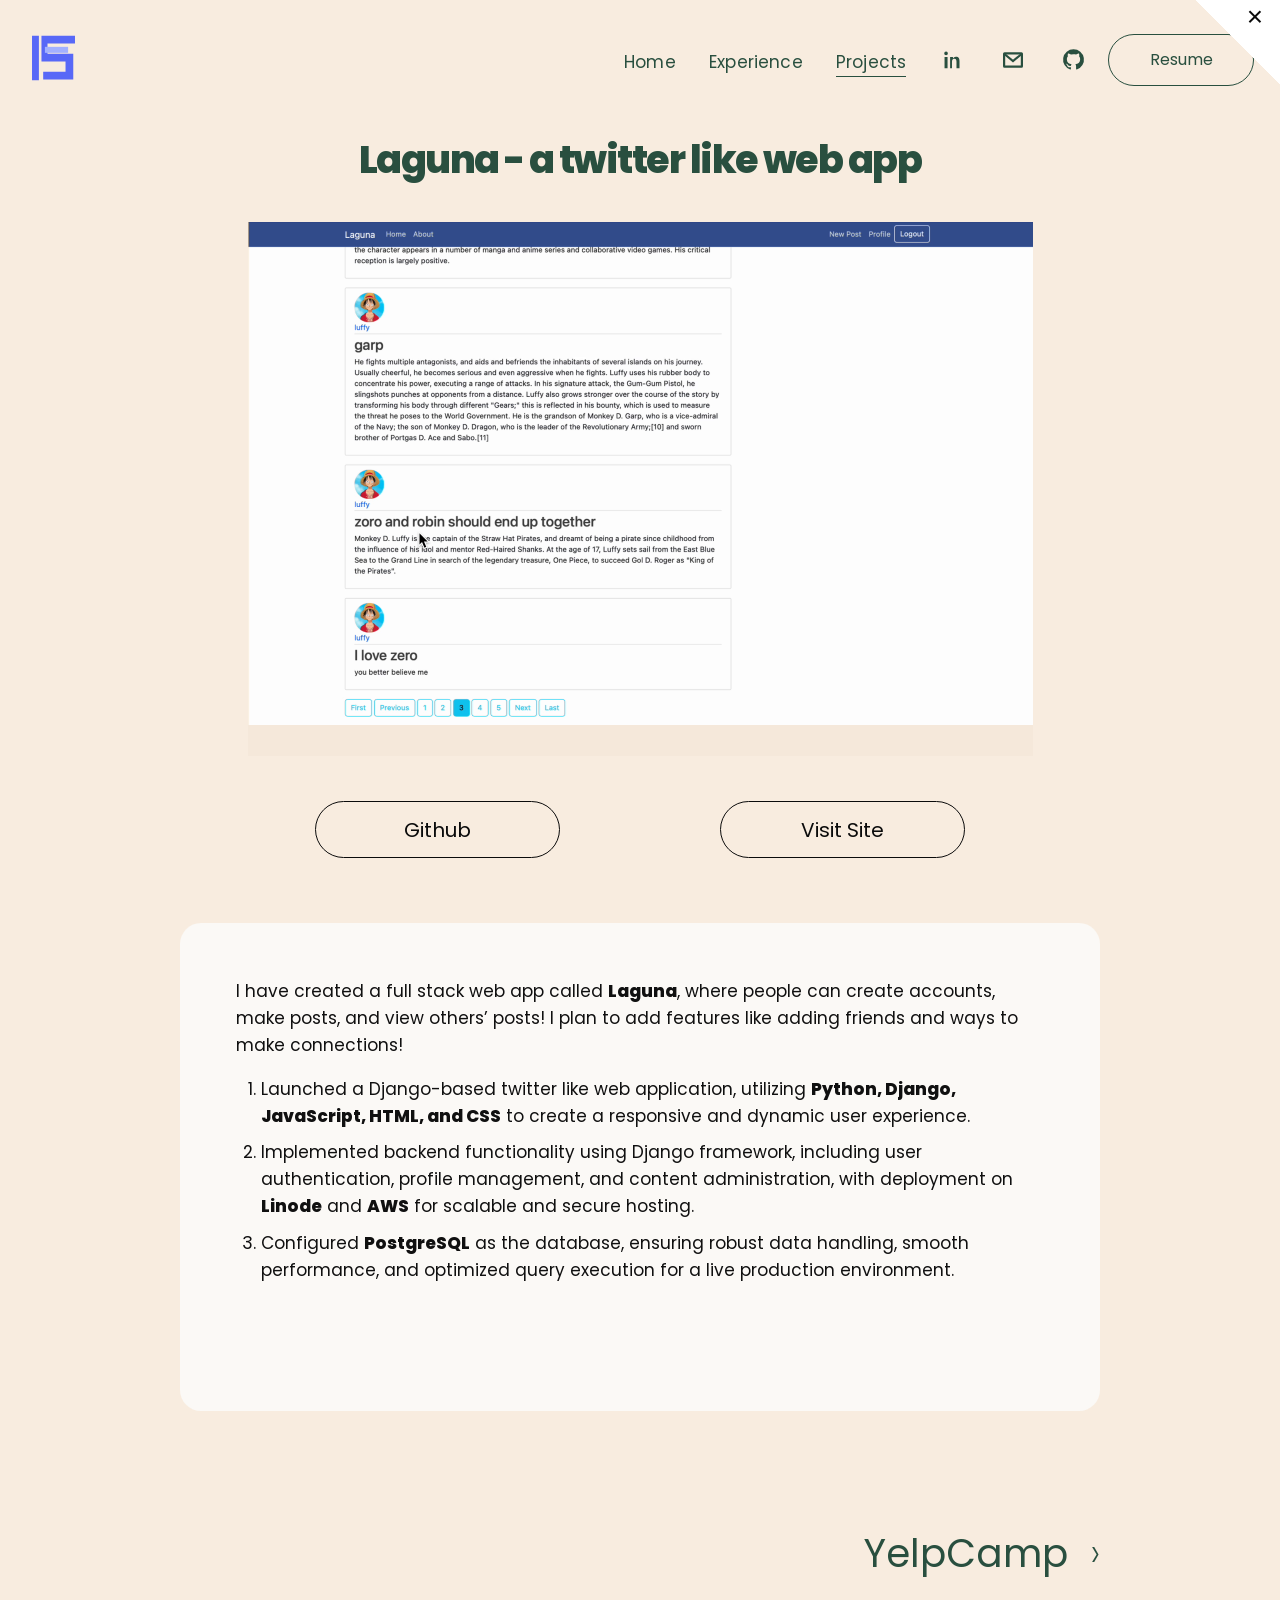
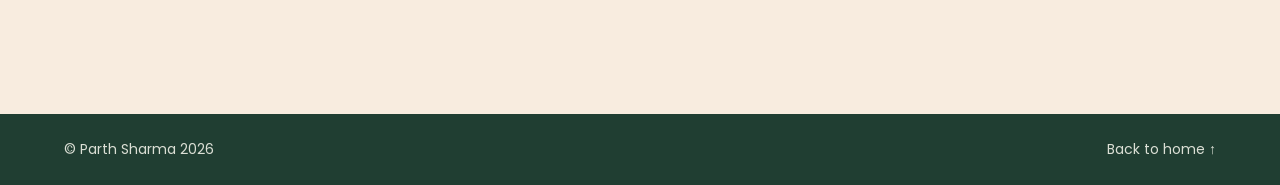
<file: projects/laguna.html>
<!doctype html><html lang="en"><head><meta charset="utf-8"><meta name="viewport" content="width=device-width,initial-scale=1"><meta name="theme-color" content="#f8ecdf"><meta name="description" content="Parth Sharma - software engineer, projects and experience"><title>Laguna - a twitter like web app | Parth Sharma</title><link rel="icon" href="../assets/favicon.svg" type="image/svg+xml"><link rel="preconnect" href="https://fonts.googleapis.com"><link rel="preconnect" href="https://fonts.gstatic.com" crossorigin><link href="https://fonts.googleapis.com/css2?family=Poppins:wght@300;400;500;600;700;800&display=swap" rel="stylesheet"><link rel="stylesheet" href="../styles.css"><script src="../site-config.js" defer></script><script src="../script.js" defer></script></head><body class="subpage"><a class="skip-link" href="#main">Skip to content</a><header class="site-header"><a class="brand" href="../index.html#home" aria-label="Parth Sharma, home"><svg class="brand-logo" viewBox="0 0 64 64" role="img" aria-label="PS logo" xmlns="http://www.w3.org/2000/svg"><path d="M7 6h8v52H7zM18 6h39v9H25v12h30v30H20v-9h26V36H18z" fill="#5868f7"/><path d="M22 19h27v7H22z" fill="#a3b1ff"/></svg></a><button class="menu-toggle" aria-controls="primary-nav" aria-expanded="false" aria-label="Open navigation" type="button"><svg viewBox="0 0 24 24" width="28" height="28" aria-hidden="true"><path d="M3 6h18M3 12h18M3 18h18" stroke="currentColor" stroke-width="1.8" stroke-linecap="round" fill="none"/></svg></button><nav class="nav" id="primary-nav" aria-label="Main navigation"><a class="nav-link " href="../index.html#home">Home</a><a class="nav-link " href="../experience.html">Experience</a><a class="nav-link active" href="../projects.html">Projects</a><a class="icon-link social-link" data-config="linkedin" href="#" aria-label="LinkedIn" title="LinkedIn"><svg viewBox="0 0 24 24" width="24" height="24" aria-hidden="true" fill="currentColor"><path d="M5.05 3.6a1.82 1.82 0 1 1 0 3.64 1.82 1.82 0 0 1 0-3.64M3.55 9h3v11.3h-3zM9.1 9h2.88v1.54h.04a3.16 3.16 0 0 1 2.85-1.75c3.05 0 3.63 1.95 3.63 4.5v7.01h-3.01v-6.22c0-1.49-.03-3.41-2.09-3.41-2.1 0-2.42 1.62-2.42 3.3v6.33H9.1z"/></svg></a><a class="icon-link social-link" data-config="email" href="mailto:parth.sharma.0498@gmail.com" aria-label="Email Parth" title="Email"><svg viewBox="0 0 24 24" width="24" height="24" aria-hidden="true" fill="none" stroke="currentColor" stroke-width="2.2"><rect x="3.1" y="5.3" width="17.8" height="13.4" rx=".4"/><path d="m3.4 6 8.6 7 8.6-7"/></svg></a><a class="icon-link social-link" data-config="github" href="#" aria-label="GitHub" title="GitHub"><svg viewBox="0 0 24 24" width="25" height="25" aria-hidden="true" fill="currentColor"><path d="M12 2.1a10 10 0 0 0-3.16 19.49c.5.1.69-.22.69-.48v-1.76c-2.8.6-3.39-1.2-3.39-1.2-.46-1.18-1.12-1.5-1.12-1.5-.91-.62.07-.61.07-.61 1.01.07 1.54 1.04 1.54 1.04.9 1.52 2.36 1.08 2.94.82.09-.65.35-1.08.64-1.33-2.24-.25-4.59-1.11-4.59-4.95 0-1.1.39-1.99 1.04-2.7-.1-.26-.45-1.28.1-2.65 0 0 .85-.27 2.75 1.03A9.47 9.47 0 0 1 12 6.93c.85 0 1.7.11 2.5.34 1.9-1.3 2.75-1.03 2.75-1.03.55 1.37.2 2.39.1 2.65.65.71 1.04 1.61 1.04 2.7 0 3.85-2.35 4.7-4.6 4.95.36.32.68.93.68 1.88v2.69c0 .27.18.59.69.49A10 10 0 0 0 12 2.1Z"/></svg></a><a class="outline-button nav-resume" href="../resume.html">Resume</a></nav></header><main id="main"><section class="project-detail project-detail-laguna"><div class="project-detail-main"><h1>Laguna - a twitter like web app</h1><img class="project-detail-hero" src="../assets/detail-laguna.png" alt="Laguna social web application screenshot" width="1570" height="850" fetchpriority="high"><div class="project-detail-actions"><a class="outline-button" data-project-link="laguna:github" href="#">Github</a><a class="outline-button" data-project-link="laguna:live" href="#">Visit Site</a></div><div class="project-detail-description"><p>I have created a full stack web app called <strong>Laguna</strong>, where people can create accounts, make posts, and view others’ posts! I plan to add features like adding friends and ways to make connections!</p><ol><li>Launched a Django-based twitter like web application, utilizing <strong>Python, Django, JavaScript, HTML, and CSS</strong> to create a responsive and dynamic user experience.</li><li>Implemented backend functionality using Django framework, including user authentication, profile management, and content administration, with deployment on <strong>Linode</strong> and <strong>AWS</strong> for scalable and secure hosting.</li><li>Configured <strong>PostgreSQL</strong> as the database, ensuring robust data handling, smooth performance, and optimized query execution for a live production environment.</li></ol></div><a class="project-next" href="yelpcamp.html">YelpCamp <span aria-hidden="true">›</span></a></div></section></main><footer class="footer original-footer"><span>© Parth Sharma <span id="current-year">2026</span></span><a href="../index.html">Back to home ↑</a></footer><button class="site-corner" type="button" aria-label="Hide corner decoration"><span>×</span></button></body></html>
</file>
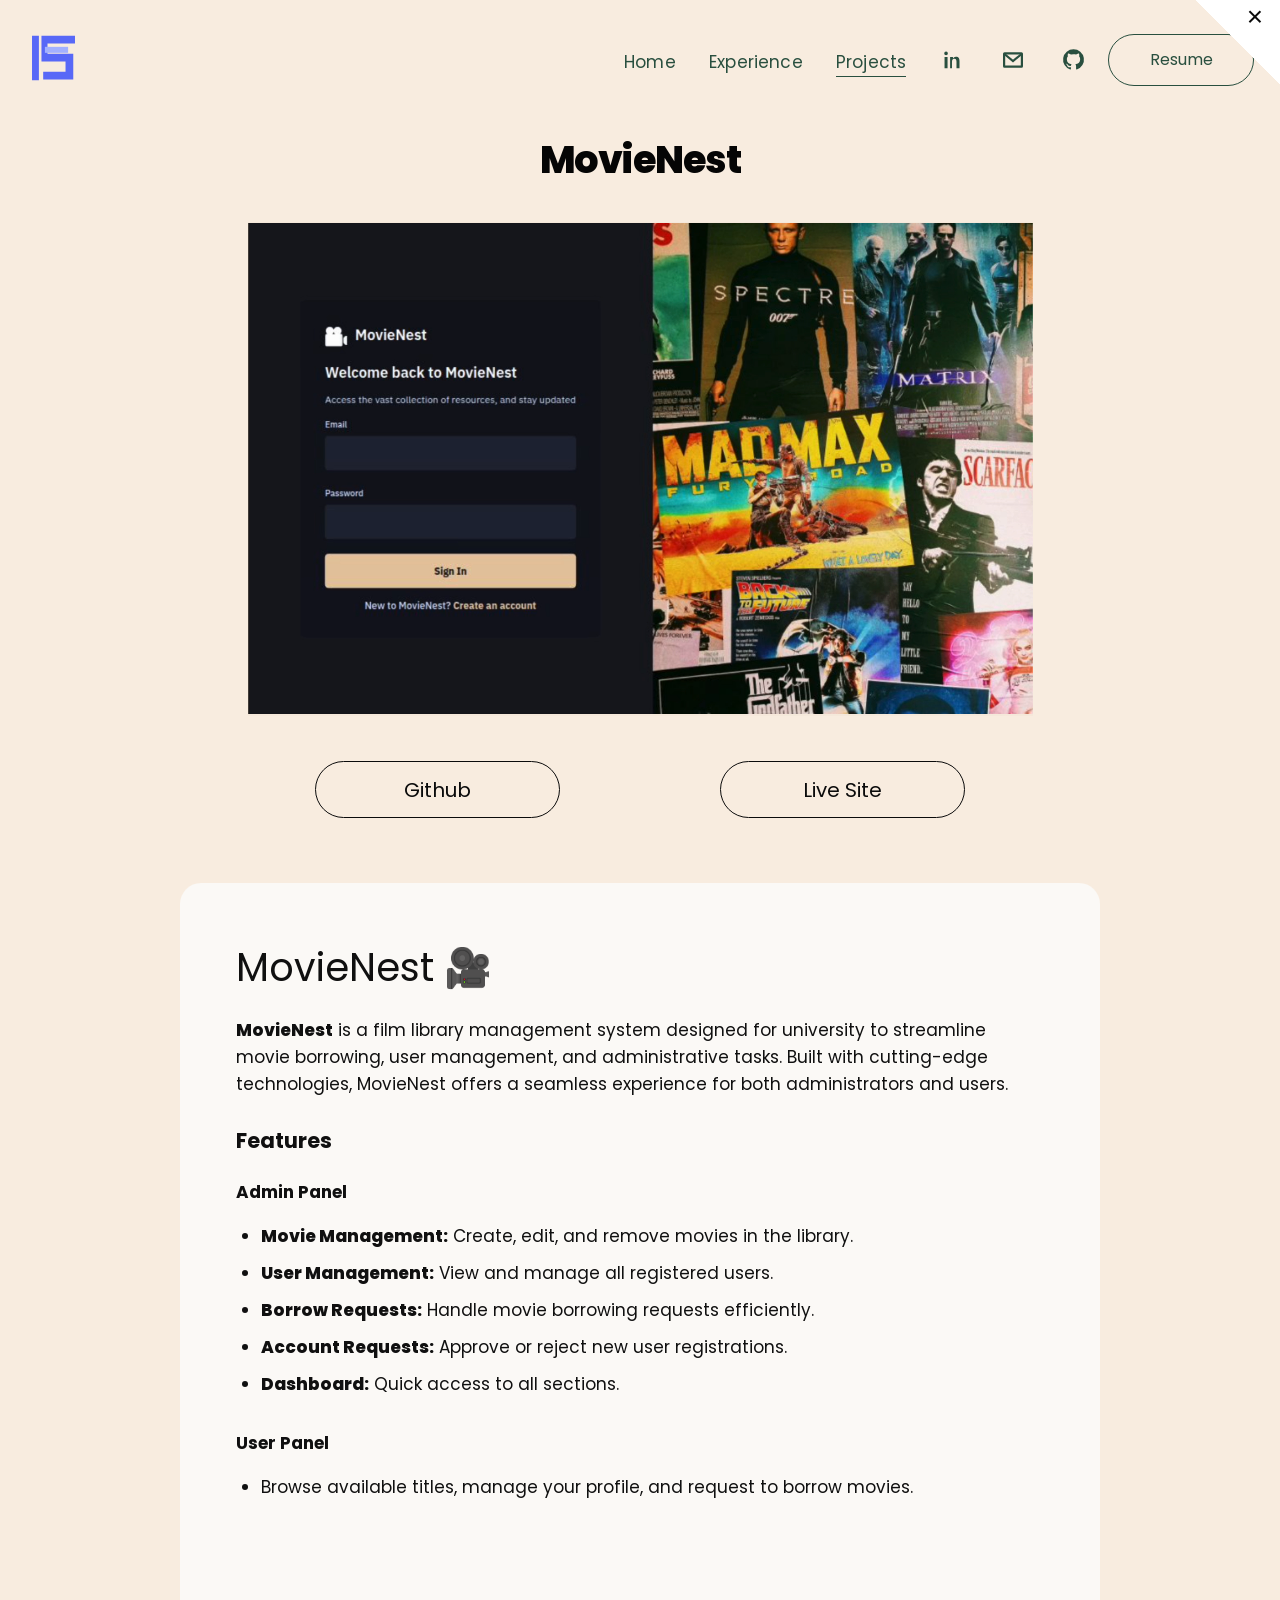
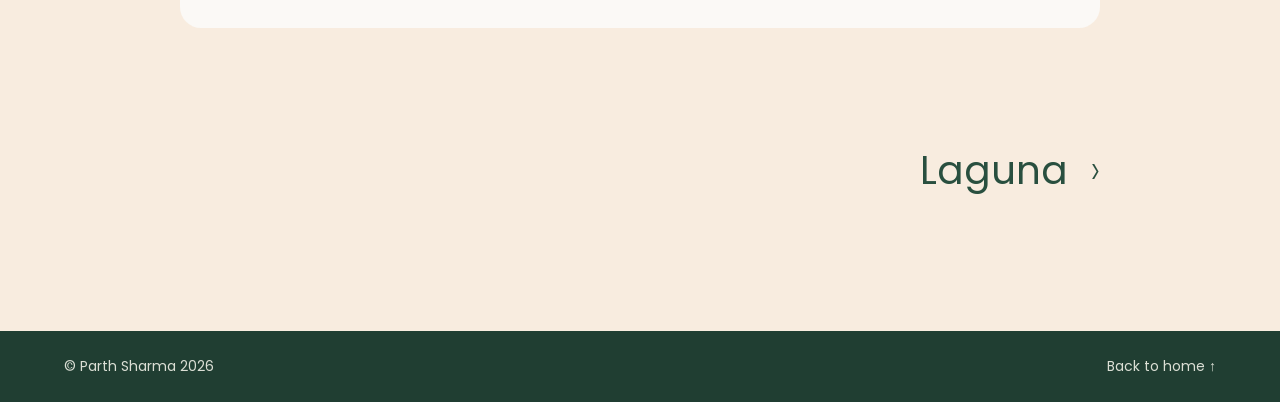
<file: projects/movienest.html>
<!doctype html><html lang="en"><head><meta charset="utf-8"><meta name="viewport" content="width=device-width,initial-scale=1"><meta name="theme-color" content="#f8ecdf"><meta name="description" content="Parth Sharma - software engineer, projects and experience"><title>MovieNest | Parth Sharma</title><link rel="icon" href="../assets/favicon.webp" type="image/svg+xml"><link rel="preconnect" href="https://fonts.googleapis.com"><link rel="preconnect" href="https://fonts.gstatic.com" crossorigin><link href="https://fonts.googleapis.com/css2?family=Poppins:wght@300;400;500;600;700;800&display=swap" rel="stylesheet"><link rel="stylesheet" href="../styles.css"><script src="../site-config.js" defer></script><script src="../script.js" defer></script></head><body class="subpage"><a class="skip-link" href="#main">Skip to content</a><header class="site-header"><a class="brand" href="../index.html#home" aria-label="Parth Sharma, home"><svg class="brand-logo" viewBox="0 0 64 64" role="img" aria-label="PS logo" xmlns="http://www.w3.org/2000/svg"><path d="M7 6h8v52H7zM18 6h39v9H25v12h30v30H20v-9h26V36H18z" fill="#5868f7"/><path d="M22 19h27v7H22z" fill="#a3b1ff"/></svg></a><button class="menu-toggle" aria-controls="primary-nav" aria-expanded="false" aria-label="Open navigation" type="button"><svg viewBox="0 0 24 24" width="28" height="28" aria-hidden="true"><path d="M3 6h18M3 12h18M3 18h18" stroke="currentColor" stroke-width="1.8" stroke-linecap="round" fill="none"/></svg></button><nav class="nav" id="primary-nav" aria-label="Main navigation"><a class="nav-link " href="../index.html#home">Home</a><a class="nav-link " href="../experience.html">Experience</a><a class="nav-link active" href="../projects.html">Projects</a><a class="icon-link social-link" data-config="linkedin" href="#" aria-label="LinkedIn" title="LinkedIn"><svg viewBox="0 0 24 24" width="24" height="24" aria-hidden="true" fill="currentColor"><path d="M5.05 3.6a1.82 1.82 0 1 1 0 3.64 1.82 1.82 0 0 1 0-3.64M3.55 9h3v11.3h-3zM9.1 9h2.88v1.54h.04a3.16 3.16 0 0 1 2.85-1.75c3.05 0 3.63 1.95 3.63 4.5v7.01h-3.01v-6.22c0-1.49-.03-3.41-2.09-3.41-2.1 0-2.42 1.62-2.42 3.3v6.33H9.1z"/></svg></a><a class="icon-link social-link" data-config="email" href="mailto:parth.sharma.0498@gmail.com" aria-label="Email Parth" title="Email"><svg viewBox="0 0 24 24" width="24" height="24" aria-hidden="true" fill="none" stroke="currentColor" stroke-width="2.2"><rect x="3.1" y="5.3" width="17.8" height="13.4" rx=".4"/><path d="m3.4 6 8.6 7 8.6-7"/></svg></a><a class="icon-link social-link" data-config="github" href="#" aria-label="GitHub" title="GitHub"><svg viewBox="0 0 24 24" width="25" height="25" aria-hidden="true" fill="currentColor"><path d="M12 2.1a10 10 0 0 0-3.16 19.49c.5.1.69-.22.69-.48v-1.76c-2.8.6-3.39-1.2-3.39-1.2-.46-1.18-1.12-1.5-1.12-1.5-.91-.62.07-.61.07-.61 1.01.07 1.54 1.04 1.54 1.04.9 1.52 2.36 1.08 2.94.82.09-.65.35-1.08.64-1.33-2.24-.25-4.59-1.11-4.59-4.95 0-1.1.39-1.99 1.04-2.7-.1-.26-.45-1.28.1-2.65 0 0 .85-.27 2.75 1.03A9.47 9.47 0 0 1 12 6.93c.85 0 1.7.11 2.5.34 1.9-1.3 2.75-1.03 2.75-1.03.55 1.37.2 2.39.1 2.65.65.71 1.04 1.61 1.04 2.7 0 3.85-2.35 4.7-4.6 4.95.36.32.68.93.68 1.88v2.69c0 .27.18.59.69.49A10 10 0 0 0 12 2.1Z"/></svg></a><a class="outline-button nav-resume" href="../resume.html">Resume</a></nav></header><main id="main"><section class="project-detail project-detail-movienest"><div class="project-detail-main"><h1>MovieNest</h1><img class="project-detail-hero" src="../assets/detail-movienest.png" alt="MovieNest sign in page screenshot" width="1570" height="850" fetchpriority="high"><div class="project-detail-actions"><a class="outline-button" data-project-link="movienest:github" href="#">Github</a><a class="outline-button" data-project-link="movienest:live" href="#">Live Site</a></div><div class="project-detail-description"><h2>MovieNest 🎥</h2><p><strong>MovieNest</strong> is a film library management system designed for university to streamline movie borrowing, user management, and administrative tasks. Built with cutting-edge technologies, MovieNest offers a seamless experience for both administrators and users.</p><h3>Features</h3><h4>Admin Panel</h4><ul><li><strong>Movie Management:</strong> Create, edit, and remove movies in the library.</li><li><strong>User Management:</strong> View and manage all registered users.</li><li><strong>Borrow Requests:</strong> Handle movie borrowing requests efficiently.</li><li><strong>Account Requests:</strong> Approve or reject new user registrations.</li><li><strong>Dashboard:</strong> Quick access to all sections.</li></ul><h4>User Panel</h4><ul><li>Browse available titles, manage your profile, and request to borrow movies.</li></ul></div><a class="project-next" href="laguna.html">Laguna <span aria-hidden="true">›</span></a></div></section></main><footer class="footer original-footer"><span>© Parth Sharma <span id="current-year">2026</span></span><a href="../index.html">Back to home ↑</a></footer><button class="site-corner" type="button" aria-label="Hide corner decoration"><span>×</span></button></body></html>
</file>
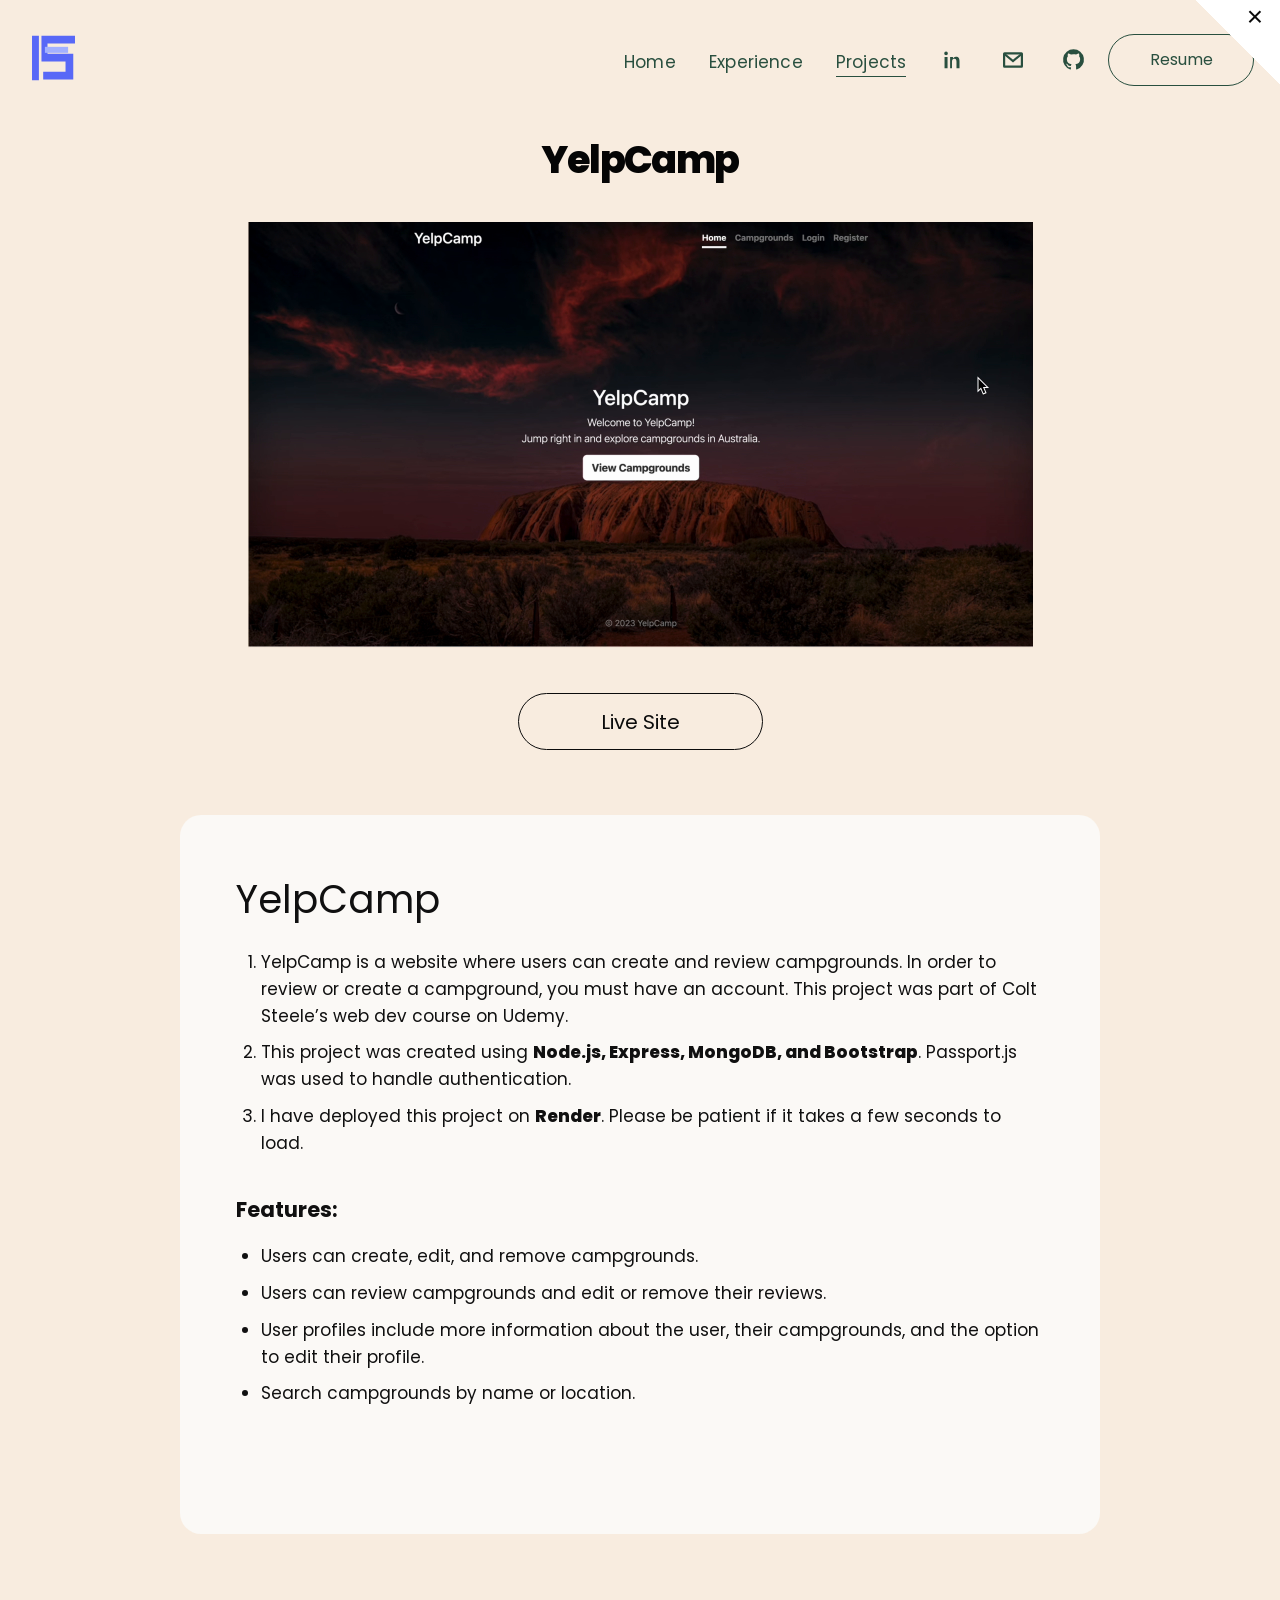
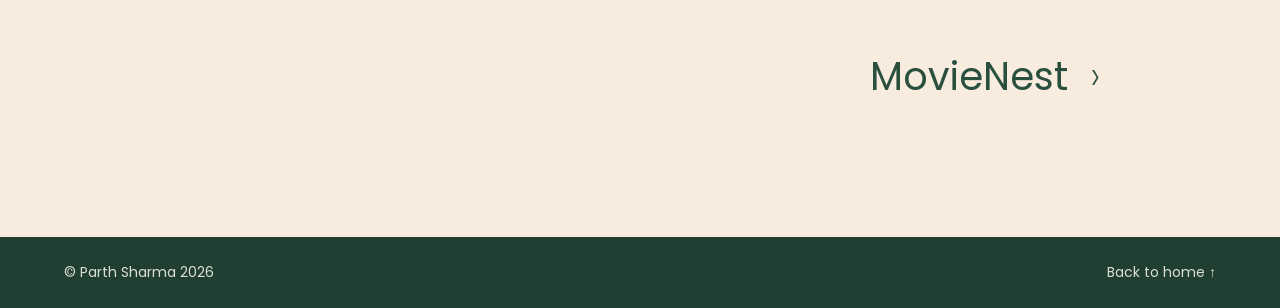
<file: projects/yelpcamp.html>
<!doctype html><html lang="en"><head><meta charset="utf-8"><meta name="viewport" content="width=device-width,initial-scale=1"><meta name="theme-color" content="#f8ecdf"><meta name="description" content="Parth Sharma - software engineer, projects and experience"><title>YelpCamp | Parth Sharma</title><link rel="icon" href="../assets/favicon.webp" type="image/svg+xml"><link rel="preconnect" href="https://fonts.googleapis.com"><link rel="preconnect" href="https://fonts.gstatic.com" crossorigin><link href="https://fonts.googleapis.com/css2?family=Poppins:wght@300;400;500;600;700;800&display=swap" rel="stylesheet"><link rel="stylesheet" href="../styles.css"><script src="../site-config.js" defer></script><script src="../script.js" defer></script></head><body class="subpage"><a class="skip-link" href="#main">Skip to content</a><header class="site-header"><a class="brand" href="../index.html#home" aria-label="Parth Sharma, home"><svg class="brand-logo" viewBox="0 0 64 64" role="img" aria-label="PS logo" xmlns="http://www.w3.org/2000/svg"><path d="M7 6h8v52H7zM18 6h39v9H25v12h30v30H20v-9h26V36H18z" fill="#5868f7"/><path d="M22 19h27v7H22z" fill="#a3b1ff"/></svg></a><button class="menu-toggle" aria-controls="primary-nav" aria-expanded="false" aria-label="Open navigation" type="button"><svg viewBox="0 0 24 24" width="28" height="28" aria-hidden="true"><path d="M3 6h18M3 12h18M3 18h18" stroke="currentColor" stroke-width="1.8" stroke-linecap="round" fill="none"/></svg></button><nav class="nav" id="primary-nav" aria-label="Main navigation"><a class="nav-link " href="../index.html#home">Home</a><a class="nav-link " href="../experience.html">Experience</a><a class="nav-link active" href="../projects.html">Projects</a><a class="icon-link social-link" data-config="linkedin" href="#" aria-label="LinkedIn" title="LinkedIn"><svg viewBox="0 0 24 24" width="24" height="24" aria-hidden="true" fill="currentColor"><path d="M5.05 3.6a1.82 1.82 0 1 1 0 3.64 1.82 1.82 0 0 1 0-3.64M3.55 9h3v11.3h-3zM9.1 9h2.88v1.54h.04a3.16 3.16 0 0 1 2.85-1.75c3.05 0 3.63 1.95 3.63 4.5v7.01h-3.01v-6.22c0-1.49-.03-3.41-2.09-3.41-2.1 0-2.42 1.62-2.42 3.3v6.33H9.1z"/></svg></a><a class="icon-link social-link" data-config="email" href="mailto:parth.sharma.0498@gmail.com" aria-label="Email Parth" title="Email"><svg viewBox="0 0 24 24" width="24" height="24" aria-hidden="true" fill="none" stroke="currentColor" stroke-width="2.2"><rect x="3.1" y="5.3" width="17.8" height="13.4" rx=".4"/><path d="m3.4 6 8.6 7 8.6-7"/></svg></a><a class="icon-link social-link" data-config="github" href="#" aria-label="GitHub" title="GitHub"><svg viewBox="0 0 24 24" width="25" height="25" aria-hidden="true" fill="currentColor"><path d="M12 2.1a10 10 0 0 0-3.16 19.49c.5.1.69-.22.69-.48v-1.76c-2.8.6-3.39-1.2-3.39-1.2-.46-1.18-1.12-1.5-1.12-1.5-.91-.62.07-.61.07-.61 1.01.07 1.54 1.04 1.54 1.04.9 1.52 2.36 1.08 2.94.82.09-.65.35-1.08.64-1.33-2.24-.25-4.59-1.11-4.59-4.95 0-1.1.39-1.99 1.04-2.7-.1-.26-.45-1.28.1-2.65 0 0 .85-.27 2.75 1.03A9.47 9.47 0 0 1 12 6.93c.85 0 1.7.11 2.5.34 1.9-1.3 2.75-1.03 2.75-1.03.55 1.37.2 2.39.1 2.65.65.71 1.04 1.61 1.04 2.7 0 3.85-2.35 4.7-4.6 4.95.36.32.68.93.68 1.88v2.69c0 .27.18.59.69.49A10 10 0 0 0 12 2.1Z"/></svg></a><a class="outline-button nav-resume" href="../resume.html">Resume</a></nav></header><main id="main"><section class="project-detail project-detail-yelpcamp"><div class="project-detail-main"><h1>YelpCamp</h1><img class="project-detail-hero" src="../assets/detail-yelpcamp.png" alt="YelpCamp home page screenshot" width="1570" height="850" fetchpriority="high"><div class="project-detail-actions"><a class="outline-button" data-project-link="yelpcamp:live" href="#">Live Site</a></div><div class="project-detail-description"><h2>YelpCamp</h2><ol><li>YelpCamp is a website where users can create and review campgrounds. In order to review or create a campground, you must have an account. This project was part of Colt Steele’s web dev course on Udemy.</li><li>This project was created using <strong>Node.js, Express, MongoDB, and Bootstrap</strong>. Passport.js was used to handle authentication.</li><li>I have deployed this project on <strong>Render</strong>. Please be patient if it takes a few seconds to load.</li></ol><h3>Features:</h3><ul><li>Users can create, edit, and remove campgrounds.</li><li>Users can review campgrounds and edit or remove their reviews.</li><li>User profiles include more information about the user, their campgrounds, and the option to edit their profile.</li><li>Search campgrounds by name or location.</li></ul></div><a class="project-next" href="movienest.html">MovieNest <span aria-hidden="true">›</span></a></div></section></main><footer class="footer original-footer"><span>© Parth Sharma <span id="current-year">2026</span></span><a href="../index.html">Back to home ↑</a></footer><button class="site-corner" type="button" aria-label="Hide corner decoration"><span>×</span></button></body></html>
</file>
<file: styles.css>
:root {
  --cream: #f8ecdf;
  --green: #294f3f;
  --gold: #eba53d;
  --light: #f8f0e8;
  --border: #294f3f;
  --display: 'Poppins','Avenir Next','Century Gothic',sans-serif;
}
*,*::before,*::after { box-sizing: border-box; }
html { scroll-behavior: smooth; }
body { background: var(--cream); color: var(--green); margin: 0; font-family: var(--display); font-weight: 400; }
a { color: inherit; text-decoration: none; }
button { font: inherit; cursor: pointer; }
img { max-width: 100%; }
:focus-visible { outline: 3px solid var(--gold); outline-offset: 4px; }
[hidden] { display: none !important; }
.skip-link { position: absolute; z-index: 100; transform: translateY(-150%); top: 12px; left: 18px; padding: 10px 18px; background: white; }
.skip-link:focus { transform: translateY(0); }

.site-header { display: flex; justify-content: space-between; align-items: center; position: absolute; z-index: 5; top: 0; left: 0; width: 100%; padding: 27px 2.5% 0 2.1%; }
.brand { width: 70px; height: 72px; display: flex; align-items: flex-start; }
.brand-logo { width: 56px; height: 70px; }
.nav { display: flex; align-items: center; gap: clamp(22px,2.5vw,54px); }
.nav-link { font-size: 21px; letter-spacing: .01em; border-bottom: 1px solid transparent; padding: 7px 0 1px; transition: border-color .2s ease; white-space: nowrap; }
.nav-link:hover,.nav-link.active { border-color: currentColor; }
.icon-link { display: inline-flex; justify-content: center; align-items: center; height: 35px; width: 27px; transition: transform .2s ease; }
.icon-link:hover { transform: translateY(-3px); }
.outline-button { border: 1.5px solid var(--border); color: var(--green); background: transparent; text-align: center; display: inline-flex; align-items: center; justify-content: center; font-family: inherit; transition: background-color .2s ease,color .2s ease,transform .2s ease; }
.outline-button:hover { background-color: var(--green); color: var(--cream); transform: translateY(-2px); }
.nav-resume { border-radius: 999px; width: 184px; min-height: 66px; font-size: 19px; margin-left: -18px; }
.menu-toggle { display: none; color: var(--green); background: none; border: 0; }

.hero { min-height: 1137px; display: grid; grid-template-columns: 55% 45%; position: relative; padding: 0 2.8%; background: var(--cream); }
.hero-copy { padding-top: 229px; }
.intro { font-size: 36px; line-height: 1.45; margin: 0 0 51px; }
.hero h1 { font-size: clamp(64px, 4.2vw, 76px); font-weight: 800; letter-spacing: -.045em; line-height: 1.22; margin: 0 0 50px; }
.hero-line { font-size: clamp(27px, 1.85vw, 37px); letter-spacing: -.015em; line-height: 1.56; margin: 0; white-space: nowrap; }
.hero-focus { margin-top: 29px; }
.hero-visual { padding-top: 287px; display: flex; flex-direction: column; align-items: center; }
.portrait { display: block; width: min(403px,65%); height: auto; aspect-ratio: 1; object-fit: contain; }
.hero-cta { margin-top: 119px; height: 45px; border-radius: 999px; font-size: 32px; width: min(560px, 95%); line-height: 1; }

.background-section { background: var(--green); color: var(--light); min-height: 1135px; }
.background-inner { max-width: 1530px; margin: 0 auto; display: grid; grid-template-columns: 430px minmax(0,1fr); gap: 125px; padding: 182px 0 105px; }
.background-title { color: var(--gold); font-size: 61px; font-weight: 400; line-height: 1.26; letter-spacing: -.024em; margin: 0; }
.background-title span { display: block; }
.background-text { font-size: 24px; line-height: 1.54; letter-spacing: -.01em; }
.background-text p { margin: 0 0 37px; }
.background-text .summary-title { margin-top: -18px; margin-bottom: 73px; }
.background-text strong { font-weight: 750; }
.background-facts { margin: 0 0 66px 45px; padding: 0; list-style: none; }
.background-facts li { margin-bottom: 17px; }
.background-facts span { color: var(--gold); }
.background-text .hobbies { margin-top: 0; }

.skills-section { min-height: 1115px; background: var(--cream); }
.resume-strip { width: min(975px, 90%); margin: 0 auto; padding-top: 66px; display: flex; align-items: center; flex-direction: column; }
.skills-resume { height: 51px; width: 252px; border-radius: 5px; font-size: 13px; }
.horizontal-line { height: 1px; background: #87a093; width: 100%; margin-top: 46px; }
.skills-inner { width: 890px; max-width: 92%; margin: 251px auto 0; }
.skills-inner h2 { font-size: 40px; font-weight: 400; letter-spacing: -.025em; margin: 0 0 78px; }
.skills-table { margin-left: 80px; }
.skill-row { display: flex; align-items: flex-start; gap: 0; border-bottom: 1px solid rgba(41,79,63,.5); min-height: 85px; padding: 0; }
.skill-row h3 { width: 139px; flex: none; font-size: 14px; font-weight: 750; margin: 10px 0 0; }
.skill-row img { flex: 1; min-width: 0; object-fit: contain; object-position: left top; width: auto; height: auto; }
.skill-row-backend { min-height: 142px; }
.skill-row:last-child { border-bottom: 0; }

.projects-section { min-height: 1140px; background: var(--cream); }
.projects-inner { max-width: 1464px; margin: auto; padding: 223px 0 130px; }
.projects-inner>h2 { color: #101010; font-size: 65px; font-weight: 400; letter-spacing: -.015em; margin: 0 0 47px; line-height: 1.2; }
.project-grid { display: grid; grid-template-columns: repeat(3,minmax(0,1fr)); gap: 104px; }
.project-card { background: var(--green); color: var(--light); min-height: 466px; padding: 20px 20px 20px; text-align: center; display: flex; flex-direction: column; align-items: center; }
.project-card>img { width: 100%; height: 211px; object-fit: cover; object-position: center; display: block; }
.project-card h3 { font-size: 39px; line-height: 1.15; font-weight: 400; margin: 15px 0 4px; }
.project-stack { font-size: 14px; line-height: 1.4; margin: 0; }
.project-summary { font-size: 14px; line-height: 1.48; margin: 29px 2px 0; min-height: 43px; }
.project-button { color: var(--gold); border-color: var(--gold); border-radius: 50px; min-width: 197px; min-height: 51px; padding: 0 20px; font-size: 12px; margin-top: auto; }
.project-button:hover { color: var(--green); background: var(--gold); }
.more-projects { width: 420px; max-width: 100%; height: 57px; border-radius: 6px; display: flex; margin: 41px auto 0; font-size: 17px; }
.project-overview { max-width: 820px; margin: 42px auto; border: 1px solid #9eaea2; padding: 26px 30px 30px; border-radius: 8px; }
.project-overview h3 { margin: 0 0 8px; font-size: 25px; }
.project-overview p { line-height: 1.7; }
.overview-list { display: flex; flex-wrap: wrap; gap: 14px; }
.overview-list span { background: #e9ddcf; padding: 9px 14px; border-radius: 30px; font-size: 13px; }

.experience-section { background: var(--cream); min-height: 1167px; }
.experience-inner { max-width: 1464px; margin: auto; position: relative; padding-top: 119px; padding-bottom: 80px; }
.experience-inner>h2 { font-size: 57px; font-weight: 400; line-height: 1.3; margin: 0; }
.experience-list { margin-left: 491px; margin-top: -24px; }
.experience-item { display: grid; grid-template-columns: 139px minmax(0,1fr); gap: 210px; min-height: 215px; }
.experience-company { width: 113px; display: flex; flex-direction: column; align-items: center; font-size: 16px; }
.experience-company img { width: 113px; height: 113px; object-fit: cover; }
.experience-company span { text-align: center; margin-top: 15px; white-space: nowrap; }
.experience-role { padding-top: 37px; white-space: nowrap; }
.experience-role h3 { font-size: 20px; font-weight: 750; margin: 0 0 17px; }
.experience-role p { font-size: 16px; margin: 0; }
.experience-more { width: 368px; height: 56px; border-radius: 6px; display: flex; margin: 53px auto 0; font-size: 17px; }
.experience-details { max-width: 790px; margin: 40px auto; padding: 24px 32px; border: 1px solid #a1b3a6; border-radius: 8px; }
.experience-details h3 { margin-top: 0; }
.experience-details p { line-height: 1.8; }
.experience-details a { padding: 12px 30px; border-radius: 5px; }

.contact-section { background: var(--green); color: var(--light); text-align: center; padding: 100px 24px 110px; }
.contact-inner { max-width: 900px; margin: auto; }
.contact-eyebrow { color: var(--gold); font-size: 16px; letter-spacing: .2em; }
.contact-section h2 { font-size: clamp(36px,4.5vw,66px); font-weight: 500; margin: 12px 0 10px; }
.contact-section p:not(.contact-eyebrow) { font-size: 20px; line-height: 1.7; }
.contact-options { min-height: 60px; display: flex; gap: 18px; justify-content: center; align-items: center; flex-wrap: wrap; margin: 36px auto 10px; }
.contact-options .outline-button { color: var(--light); border-color: var(--gold); min-width: 160px; border-radius: 999px; padding: 12px 24px; }
.contact-options .outline-button:hover { color: var(--green); background: var(--gold); }
.contact-pending { color: #e2d9ce; font-size: 14px; opacity: .9; }
.back-to-top { display: inline-block; margin-top: 45px; font-size: 14px; color: var(--gold); }
.footer { background: #203e32; color: #dbdfd5; padding: 25px max(5vw,20px); display: flex; justify-content: space-between; gap: 20px; font-size: 14px; }


.project-dialog { border: 0; border-radius: 8px; padding: 0; width: min(660px, calc(100vw - 32px)); max-height: calc(100dvh - 32px); overflow: auto; box-shadow: 0 16px 70px #1116; background: var(--cream); color: var(--green); }
.project-dialog::backdrop { background: #10261bba; backdrop-filter: blur(4px); }
.dialog-close { position: absolute; top: 8px; right: 14px; border: none; border-radius: 50%; width: 39px; height: 39px; background: #f8ecdf; color: var(--green); font-size: 29px; line-height: 1; }
.dialog-image { width: 100%; height: auto; max-height: 320px; object-fit: cover; display: block; }
.dialog-content { padding: 26px 36px 35px; }
.dialog-kicker { letter-spacing: .16em; font-size: 12px; color: #9c762a; }
.dialog-content h2 { font-size: 35px; margin: 3px 0; }
.dialog-stack { font-size: 14px; }
.dialog-content p:not(.dialog-kicker) { line-height: 1.7; }
.dialog-content .outline-button { padding: 10px 22px; border-radius: 5px; }

@media (max-width: 1700px) {
  .background-inner,.projects-inner,.experience-inner { max-width: calc(100% - 14vw); }
  .background-inner { grid-template-columns: minmax(300px, 30%) minmax(0,1fr); gap: 7vw; }
  .background-title { font-size: clamp(45px, 3vw, 61px); }
  .background-text { font-size: clamp(17px,1.5vw,24px); }
  .project-grid { gap: 6vw; }
  .project-card { min-height: 455px; }
  .project-card h3 { font-size: clamp(27px,2.45vw,39px); }
  .experience-list { margin-left: 34%; }
  .experience-item { gap: clamp(50px, 11vw, 210px); }
  .experience-role { white-space: normal; }
}
@media (max-width: 1100px) {
  .site-header { padding: 20px 3%; }
  .nav { gap: 20px; }
  .nav-link { font-size: 17px; }
  .nav-resume { min-height: 47px; width: 125px; margin-left: 0; font-size: 14px; }
  .hero { min-height: 800px; grid-template-columns: 58% 42%; padding: 0 4%; }
  .hero-copy { padding-top: 230px; }
  .hero h1 { font-size: 55px; }
  .hero-line { font-size: 22px; white-space: normal; }
  .intro { font-size: 26px; }
  .hero-visual { padding-top: 230px; }
  .portrait { width: 80%; }
  .hero-cta { font-size: 23px; margin-top: 80px; }
  .background-section { min-height: initial; }
  .background-inner { padding: 110px 0; }
  .background-title { font-size: 40px; }
  .skills-section,.projects-section,.experience-section { min-height: 850px; }
  .skills-inner { margin-top: 160px; }
  .projects-inner { padding-top: 130px; }
  .project-grid { gap: 20px; }
  .project-card { padding: 14px; min-height: 415px; }
  .project-card>img { height: 150px; }
  .project-summary { font-size: 12px; }
  .experience-list { margin-top: 30px; }
  .experience-item { gap: 50px; }
}
@media (max-width: 750px) {
  .site-header { padding: 14px 22px; }
  .brand { width: 48px; height: 55px; }
  .brand-logo { width: 46px; height: 55px; }
  .menu-toggle { display: flex; align-items: center; justify-content: center; width: 48px; height: 48px; }
  .nav { display: none; position: absolute; top: 68px; right: 16px; left: 16px; background: var(--cream); box-shadow: 0 15px 50px #1c38272f; padding: 24px; border: 1px solid #d2c4b6; border-radius: 10px; flex-direction: column; align-items: center; gap: 18px; }
  .nav.is-open { display: flex; }
  .nav-link { font-size: 18px; }
  .nav-resume { width: 170px; }
  .hero { display: flex; flex-direction: column; align-items: stretch; min-height: auto; padding: 125px 23px 90px; gap: 22px; }
  .hero-copy { padding: 0; }
  .intro { font-size: 22px; margin-bottom: 18px; }
  .hero h1 { font-size: clamp(44px, 9vw, 64px); line-height: 1.2; margin: 0 0 25px; }
  .hero-line { font-size: 21px; line-height: 1.6; }
  .hero-focus { margin-top: 14px; }
  .hero-visual { padding: 0; }
  .portrait { width: min(330px,75vw); }
  .hero-cta { font-size: 22px; margin-top: 33px; width: min(440px,100%); height: 50px; }
  .background-inner { display: block; max-width: 100%; padding: 75px 25px; }
  .background-title { font-size: 43px; margin: 0 0 36px; }
  .background-title span { display: inline; }
  .background-text { font-size: 16px; line-height: 1.75; }
  .background-text p { margin-bottom: 25px; }
  .background-text .summary-title { margin: 18px 0 21px; }
  .background-facts { margin: 0 0 38px 14px; }
  .background-facts li { margin-bottom: 12px; }
  .skills-section { min-height: auto; padding-bottom: 95px; }
  .resume-strip { padding-top: 50px; }
  .skills-inner { margin-top: 115px; max-width: calc(100% - 48px); }
  .skills-inner h2 { font-size: 32px; margin-bottom: 45px; }
  .skills-table { margin-left: 0; }
  .skill-row { flex-direction: column; padding: 15px 0 10px; min-height: auto; }
  .skill-row h3 { width: auto; font-size: 13px; margin: 0 0 10px; }
  .skill-row img { width: 100%; height: auto; }
  .projects-section { min-height: auto; }
  .projects-inner { padding: 90px 24px 100px; max-width: 560px; }
  .projects-inner>h2 { font-size: 48px; margin-bottom: 35px; }
  .project-grid { grid-template-columns: 1fr; gap: 28px; }
  .project-card { min-height: 480px; padding: 17px; }
  .project-card>img { height: auto; aspect-ratio: 1.79; }
  .project-card h3 { font-size: 36px; }
  .project-summary { font-size: 14px; }
  .more-projects { width: 100%; }
  .experience-section { min-height: auto; }
  .experience-inner { max-width: 100%; padding: 70px 24px 90px; }
  .experience-inner>h2 { font-size: 44px; margin-bottom: 35px; }
  .experience-list { margin: 0; }
  .experience-item { grid-template-columns: 100px minmax(0,1fr); gap: 20px; min-height: 154px; }
  .experience-company { width: 100px; font-size: 11px; }
  .experience-company img { width: 77px; height: 77px; }
  .experience-company span { margin-top: 9px; white-space: normal; }
  .experience-role { padding-top: 11px; }
  .experience-role h3 { font-size: 16px; margin-bottom: 11px; }
  .experience-role p { font-size: 12px; }
  .experience-more { margin-top: 26px; width: 100%; }
  .contact-section { padding: 76px 24px 85px; }
  .contact-section p:not(.contact-eyebrow) { font-size: 16px; }
}
@media (prefers-reduced-motion: reduce) { *,*::before,*::after { scroll-behavior: auto !important; transition: none !important; } }

/* Additional standalone pages and recording-accurate project/experience layouts. */
.subpage { min-height: 100vh; }
.subpage .site-header { position: relative; width: 100%; height: 105px; padding-top: 14px; }
.subpage .site-header .brand-logo { width: 56px; }
.subpage .nav-link.active { border-bottom-color: currentColor; }
.site-corner { position: fixed; z-index: 12; top: 0; right: 0; width: 84px; height: 84px; border: 0; background: linear-gradient(45deg, transparent 49.5%,white 50%); cursor: pointer; color: #0a0a0a; }
.site-corner span { position: absolute; right: 17px; top: 3px; font-size: 28px; font-family: Arial,sans-serif; line-height: 1; font-weight: 300; }
.subpage main { min-height: 74vh; }
.subpage .footer { margin-top: 55px; }
.project-detail { padding: 0 20px 75px; }
.project-detail-main { max-width: 920px; margin: 0 auto; }
.project-detail h1 { text-align: center; margin: 30px -100px 38px; font-size: clamp(32px,3.35vw,53px); line-height: 1.28; letter-spacing: -.04em; font-weight: 800; color: #050505; }
.project-detail-laguna h1 { color: var(--green); }
.project-detail-hero { display:block; width: min(100%, 920px); max-height: 540px; height: auto; margin: auto; object-fit: contain; background: #fff6; }
.project-detail-actions { display: flex; justify-content: space-evenly; align-items: center; gap: 24px; flex-wrap: wrap; margin: 38px 0 65px; }
.project-detail-actions .outline-button { color: #0b0b0b; border-color: #0b0b0b; min-width: 245px; padding: 12px 40px; border-radius: 999px; font-size: 20px; min-height: 57px; }
.project-detail-actions .outline-button:hover { color: var(--cream); background: #121212; }
.project-detail-description { padding: 55px 56px 100px; min-height: 300px; background: #fbf9f6; border-radius: 21px; color: #101010; line-height: 1.58; font-size: 17px; }
.project-detail-description p { margin-top: 0; }
.project-detail-description h2 { font-size: clamp(30px,3vw,48px); font-weight: 400; margin: 0 0 18px; }
.project-detail-description h3 { font-size: 21px; margin: 26px 0 12px; }
.project-detail-description h4 { font-size: 17px; margin-bottom: 5px; }
.project-detail-description ol,.project-detail-description ul { padding-left: 25px; }
.project-detail-description li { padding: 0 0 10px; }
.project-detail-description strong { font-weight: 750; }
.project-next { display: block; color: var(--green); text-align: right; font-size: clamp(30px,3vw,47px); padding-top: 110px; }
.project-next span { margin-left: 12px; font-size: 1.1em; font-weight: 200; }
.detail-container { width: min(1060px,86vw); margin: auto; }
.detail-experience { padding: 57px 24px 75px; }
.detail-experience h1 { font-weight: 400; font-size: clamp(43px,4vw,60px); margin: 0 0 160px; line-height: 1.1; }
.detail-experience-list { display: flex; flex-direction: column; gap: 170px; }
.detail-experience-item { display: grid; grid-template-columns: 300px minmax(0,1fr); column-gap: 100px; }
.detail-company { display: flex; align-items: center; flex-direction: column; text-align: center; font-size: 20px; gap: 37px; }
.detail-company img { width: 170px; height: 170px; object-fit: cover; }
.detail-role { padding: 0; }
.detail-role h2 { color: #c99a52; font-size: 21px; font-weight: 400; margin: 0 0 45px; }
.detail-role .date { color: var(--green); font-size: 16px; text-align: center; margin: 0 0 72px; }
.detail-role ul { padding-left: 22px; margin: 0; color: #2b4235; line-height: 1.55; font-size: 13px; }
.detail-role li { padding-left: 0; margin: 0 0 27px; }
.detail-role strong { font-weight: 750; }
.all-projects { padding: 62px 24px 120px; }
.all-projects-container { max-width: 1150px; margin: auto; }
.all-projects h1 { font-size: clamp(52px,5vw,74px); font-weight: 400; color: #080808; margin: 0 0 12px; }
.all-projects-intro { font-size: 19px; margin: 0 0 38px; }
.all-project-grid { display: grid; grid-template-columns: repeat(2, minmax(0,1fr)); gap: 26px; }
.all-project-card { overflow: hidden; border: 1px solid #b2bdad; border-radius: 12px; background: #fff8ef; transition: transform .2s, box-shadow .2s; }
.all-project-card:hover { transform: translateY(-5px); box-shadow: 0 12px 25px #1f332c28; }
.all-project-card img { width: 100%; height: 260px; object-fit: cover; display:block; }
.all-project-card>div { padding: 25px 30px 35px; }
.all-project-card>div>span { color: #ad822c; font-size: 12px; letter-spacing: .13em; }
.all-project-card h2 { font-size: 28px; margin: 13px 0; }
.all-project-card p { margin: 0; }
@media (max-width: 1100px) {
  .detail-container { width: min(990px, 92vw); }
  .detail-experience-item { grid-template-columns: 240px 1fr; gap: 40px; }
  .detail-experience-list { gap: 110px; }
  .detail-company img { width: 140px; height: 140px; }
  .project-detail h1 { margin-left: 0; margin-right: 0; }
}
@media (max-width: 750px) {
  .subpage .site-header { height: 78px; padding-top: 10px; }
  .site-corner { width: 58px; height: 58px; }
  .site-corner span { top: 3px; right: 9px; font-size: 22px; }
  .project-detail { padding: 0 18px 45px; }
  .project-detail h1 { font-size: clamp(28px,7vw,38px); margin: 50px 0 28px; }
  .project-detail-actions { gap: 15px; margin: 25px 0 40px; }
  .project-detail-actions .outline-button { flex: 1; min-width: 120px; min-height: 46px; padding: 8px; font-size: 15px; }
  .project-detail-description { border-radius: 14px; padding: 26px 20px 35px; min-height: auto; font-size: 14px; }
  .project-next { padding-top: 55px; }
  .detail-experience { padding: 54px 10px 70px; }
  .detail-experience h1 { font-size: 40px; margin: 0 0 70px; }
  .detail-experience-item { grid-template-columns: 1fr; gap: 40px; }
  .detail-experience-list { gap: 100px; }
  .detail-company { font-size: 18px; gap: 16px; }
  .detail-role h2 { font-size: 22px; text-align: center; margin-bottom: 10px; }
  .detail-role .date { margin-bottom: 28px; }
  .detail-role ul { font-size: 14px; }
  .all-project-grid { grid-template-columns: 1fr; }
  .all-project-card img { height: 210px; }
}

/* Proportions refined against the supplied desktop screenshots (1622px viewport). */
@media (min-width: 1200px) and (max-width: 1900px) {
  .site-header { padding: 17px 2% 0; }
  .brand { width: 55px; height: 61px; }
  .brand-logo { width: 47px; height: 58px; }
  .nav { gap: clamp(23px,2.6vw,43px); }
  .nav-link { font-size: 17px; }
  .nav-resume { min-height: 52px; width: 146px; font-size: 16px; margin-left: -12px; }
  .hero { min-height: 904px; padding: 0 2.8%; grid-template-columns: 55% 45%; }
  .hero-copy { padding-top: 190px; }
  .intro { font-size: 29px; margin-bottom: 41px; }
  .hero h1 { font-size: clamp(58px,4vw,65px); margin-bottom: 40px; }
  .hero-line { font-size: clamp(25px,1.86vw,31px); }
  .hero-focus { margin-top: 26px; }
  .hero-visual { padding-top: 233px; }
  .portrait { width: 306px; }
  .hero-cta { margin-top: 103px; width: min(444px,90%); height: 38px; font-size: 25px; }
  .background-section { min-height: 930px; }
  .background-inner { max-width: min(1215px, 87vw); grid-template-columns: 340px 1fr; gap: 100px; padding: 150px 0 72px; }
  .background-title { font-size: 49px; }
  .background-text { font-size: 20px; line-height: 1.46; }
  .background-text p { margin-bottom: 31px; }
  .background-text .summary-title { margin: -12px 0 60px; }
  .background-facts { margin: 0 0 48px 36px; }
  .background-facts li { margin-bottom: 13px; }
  .skills-section { min-height: 928px; }
  .resume-strip { width: min(772px, 90%); padding-top: 52px; }
  .skills-resume { width: 199px; height: 40px; font-size: 11px; }
  .horizontal-line { margin-top: 36px; }
  .skills-inner { width: 715px; margin-top: 203px; }
  .skills-inner h2 { font-size: 31px; margin-bottom: 65px; }
  .skills-table { margin-left: 65px; }
  .skill-row { min-height: 68px; }
  .skill-row h3 { width: 110px; font-size: 11px; }
  .skill-row-backend { min-height: 115px; }
  .projects-section { min-height: 920px; }
  .projects-inner { max-width: min(1160px,86vw); padding: 171px 0 100px; }
  .projects-inner>h2 { font-size: 51px; margin-bottom: 43px; }
  .project-grid { gap: 80px; }
  .project-card { min-height: 370px; padding: 16px; }
  .project-card>img { height: 167px; }
  .project-card h3 { font-size: 31px; margin: 11px 0 5px; }
  .project-stack { font-size: 11px; }
  .project-summary { font-size: 11px; margin-top: 15px; min-height: 35px; }
  .project-button { font-size: 10px; min-width: 157px; min-height: 40px; }
  .more-projects { width: 332px; height: 46px; font-size: 14px; margin-top: 34px; }
  .experience-section { min-height: 930px; }
  .experience-inner { max-width: min(1160px,86vw); padding-top: 106px; }
  .experience-inner>h2 { font-size: 46px; }
  .experience-list { margin-left: 390px; margin-top: -18px; }
  .experience-item { grid-template-columns: 113px 1fr; gap: 165px; min-height: 171px; }
  .experience-company { width: 89px; font-size: 13px; }
  .experience-company img { width: 89px; height: 89px; }
  .experience-company span { margin-top: 12px; }
  .experience-role { padding-top: 30px; }
  .experience-role h3 { font-size: 16px; margin-bottom: 14px; }
  .experience-role p { font-size: 13px; }
  .experience-more { width: 290px; height: 44px; margin-top: 44px; font-size: 14px; }
  .project-detail-main { max-width: 920px; }
  .project-detail-hero { width: min(100%,785px); }
  .project-detail h1 { font-size: clamp(37px,3vw,44px); }
  .project-detail-actions { margin-top: 45px; }
  .detail-experience-list { margin-left: 210px; }
  .detail-experience-item { grid-template-columns: 205px minmax(0,1fr); column-gap: 145px; }
  .detail-role h2 { margin-left: 70px; white-space: nowrap; }
  .detail-role .date { text-align: left; margin-left: 80px; white-space: nowrap; }
}
</file>
